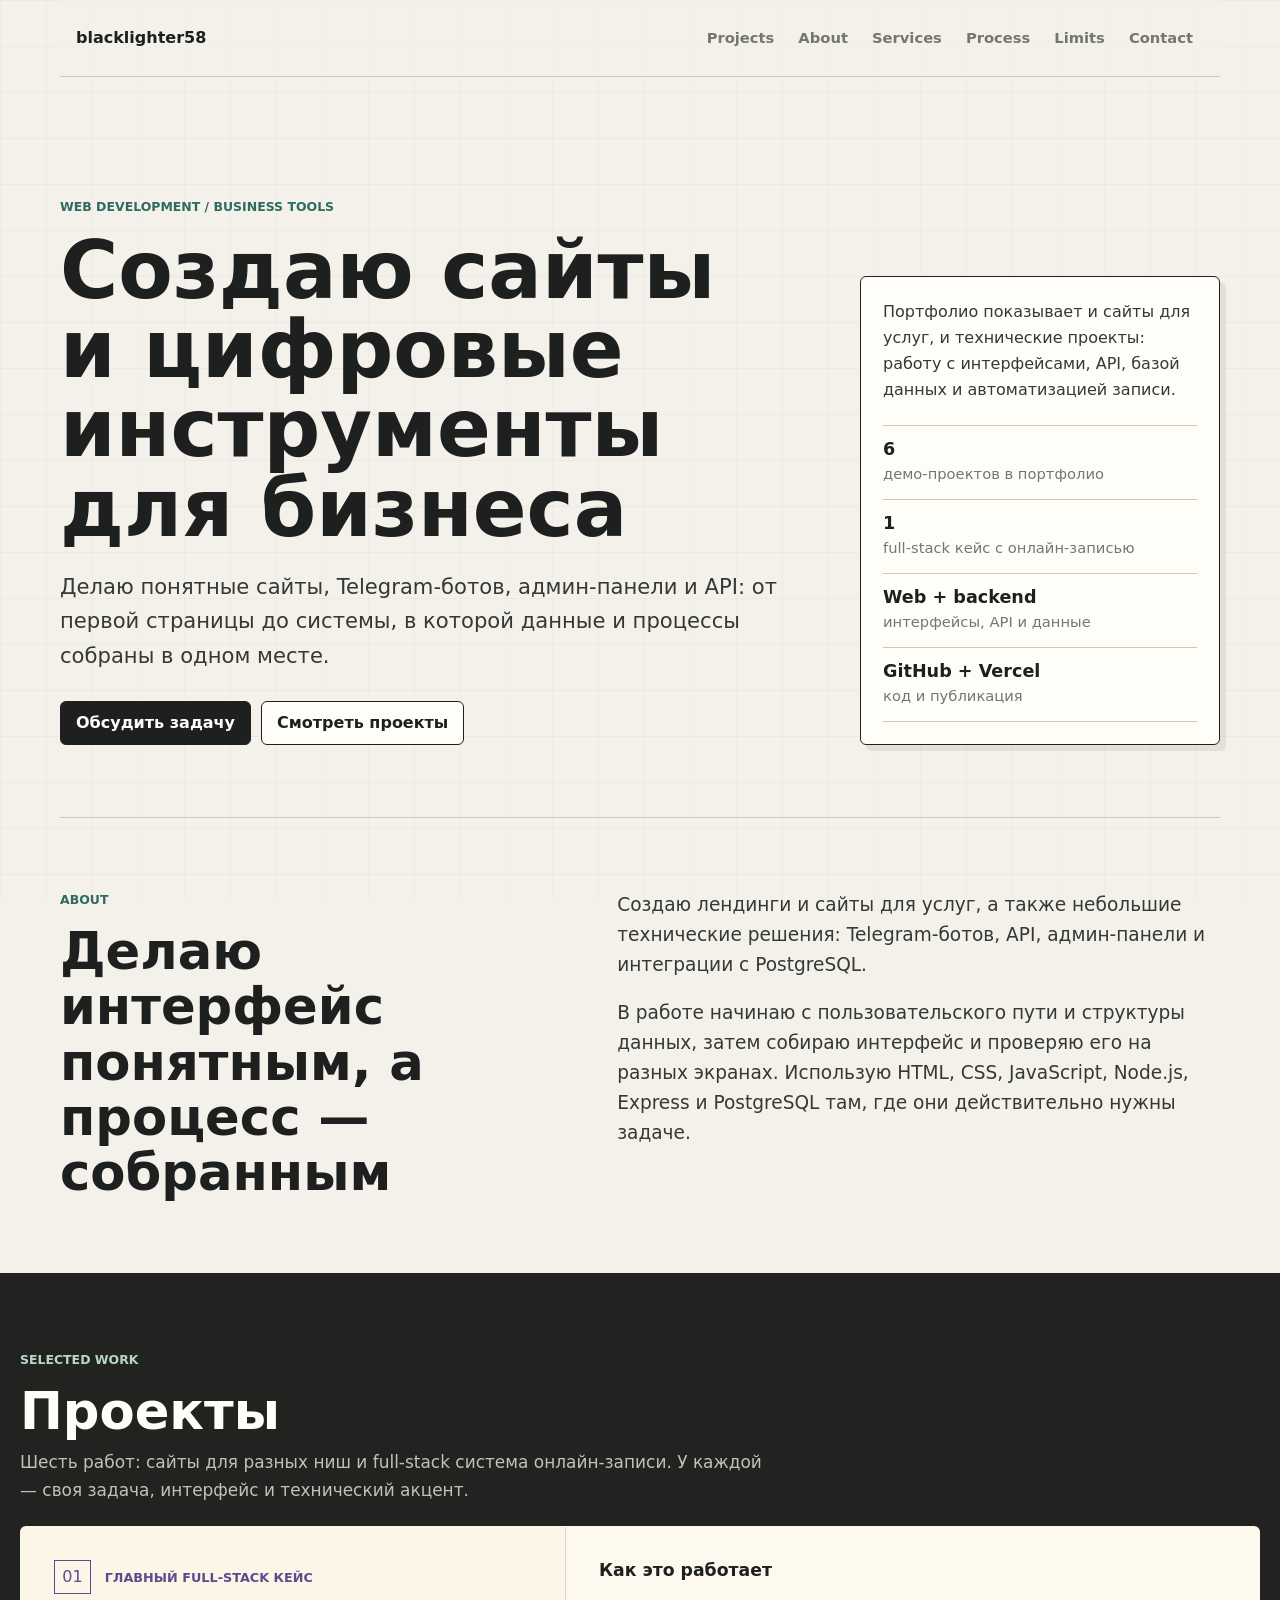
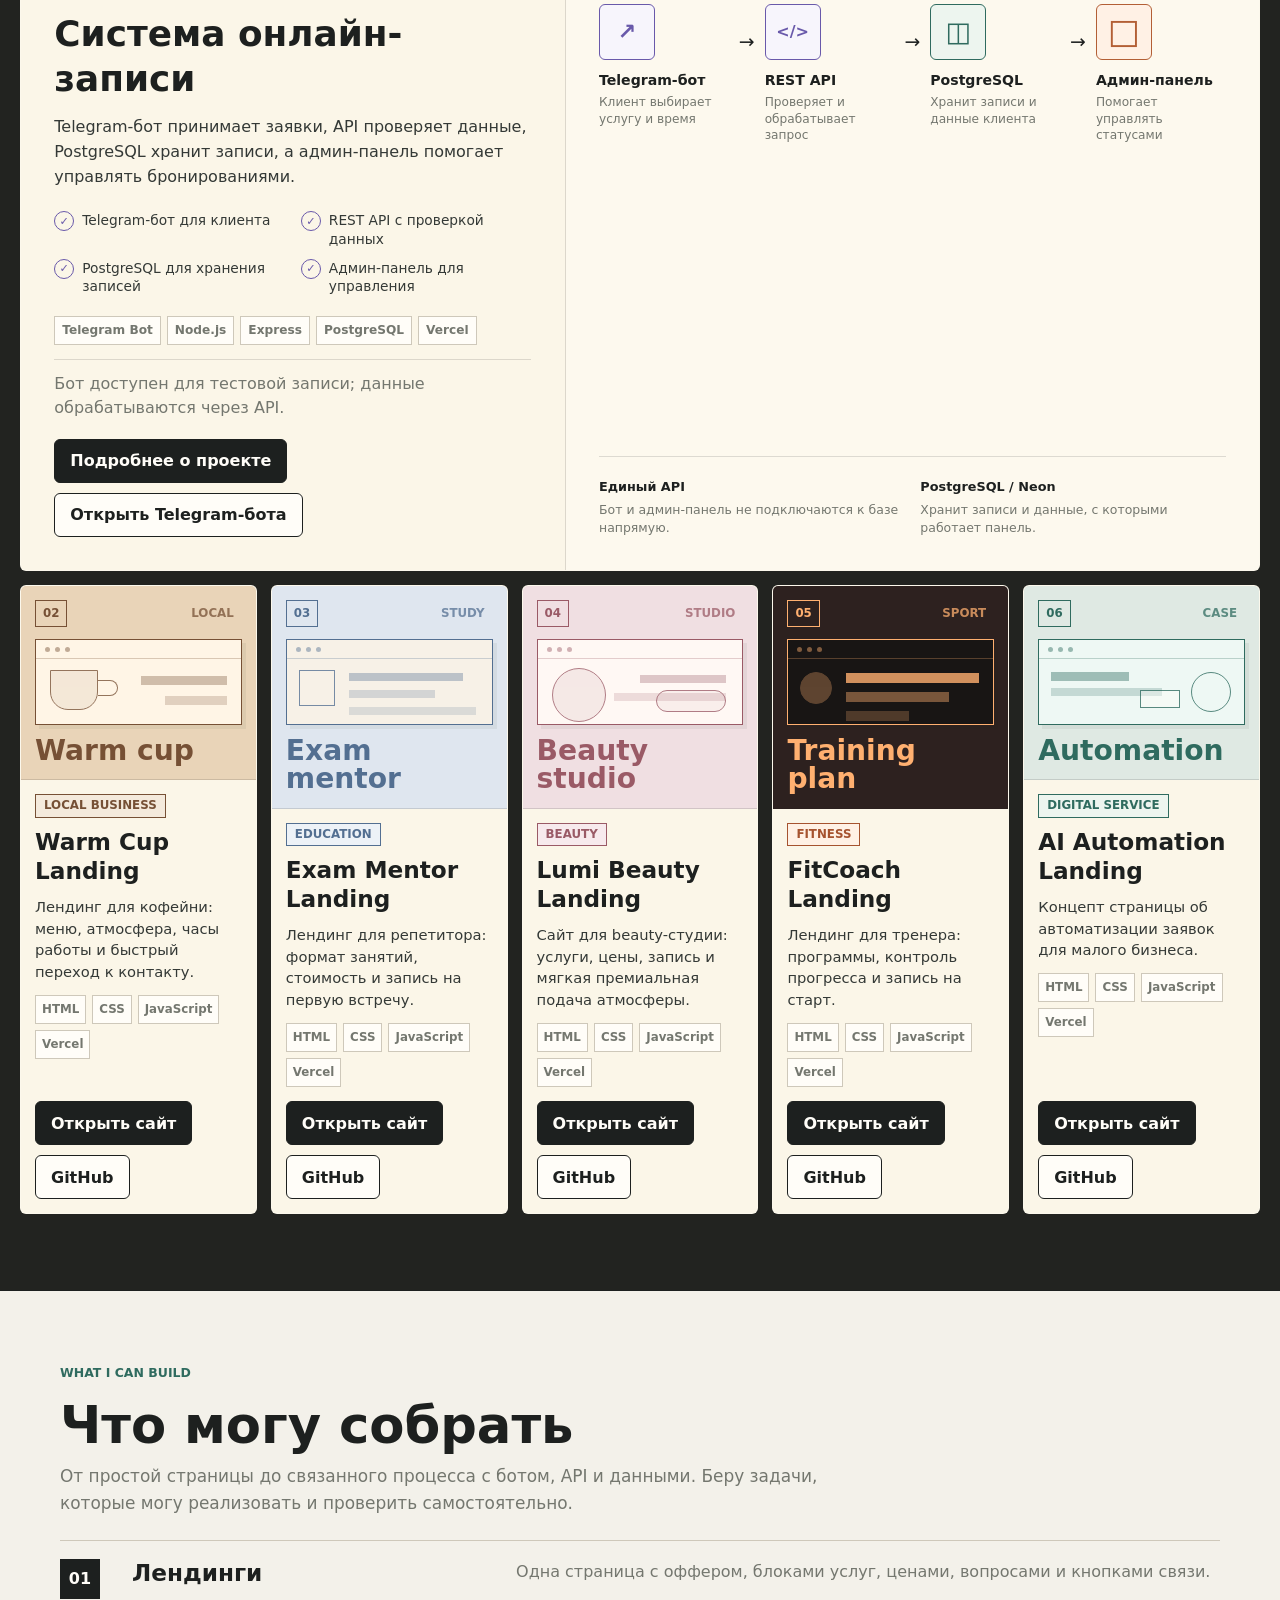
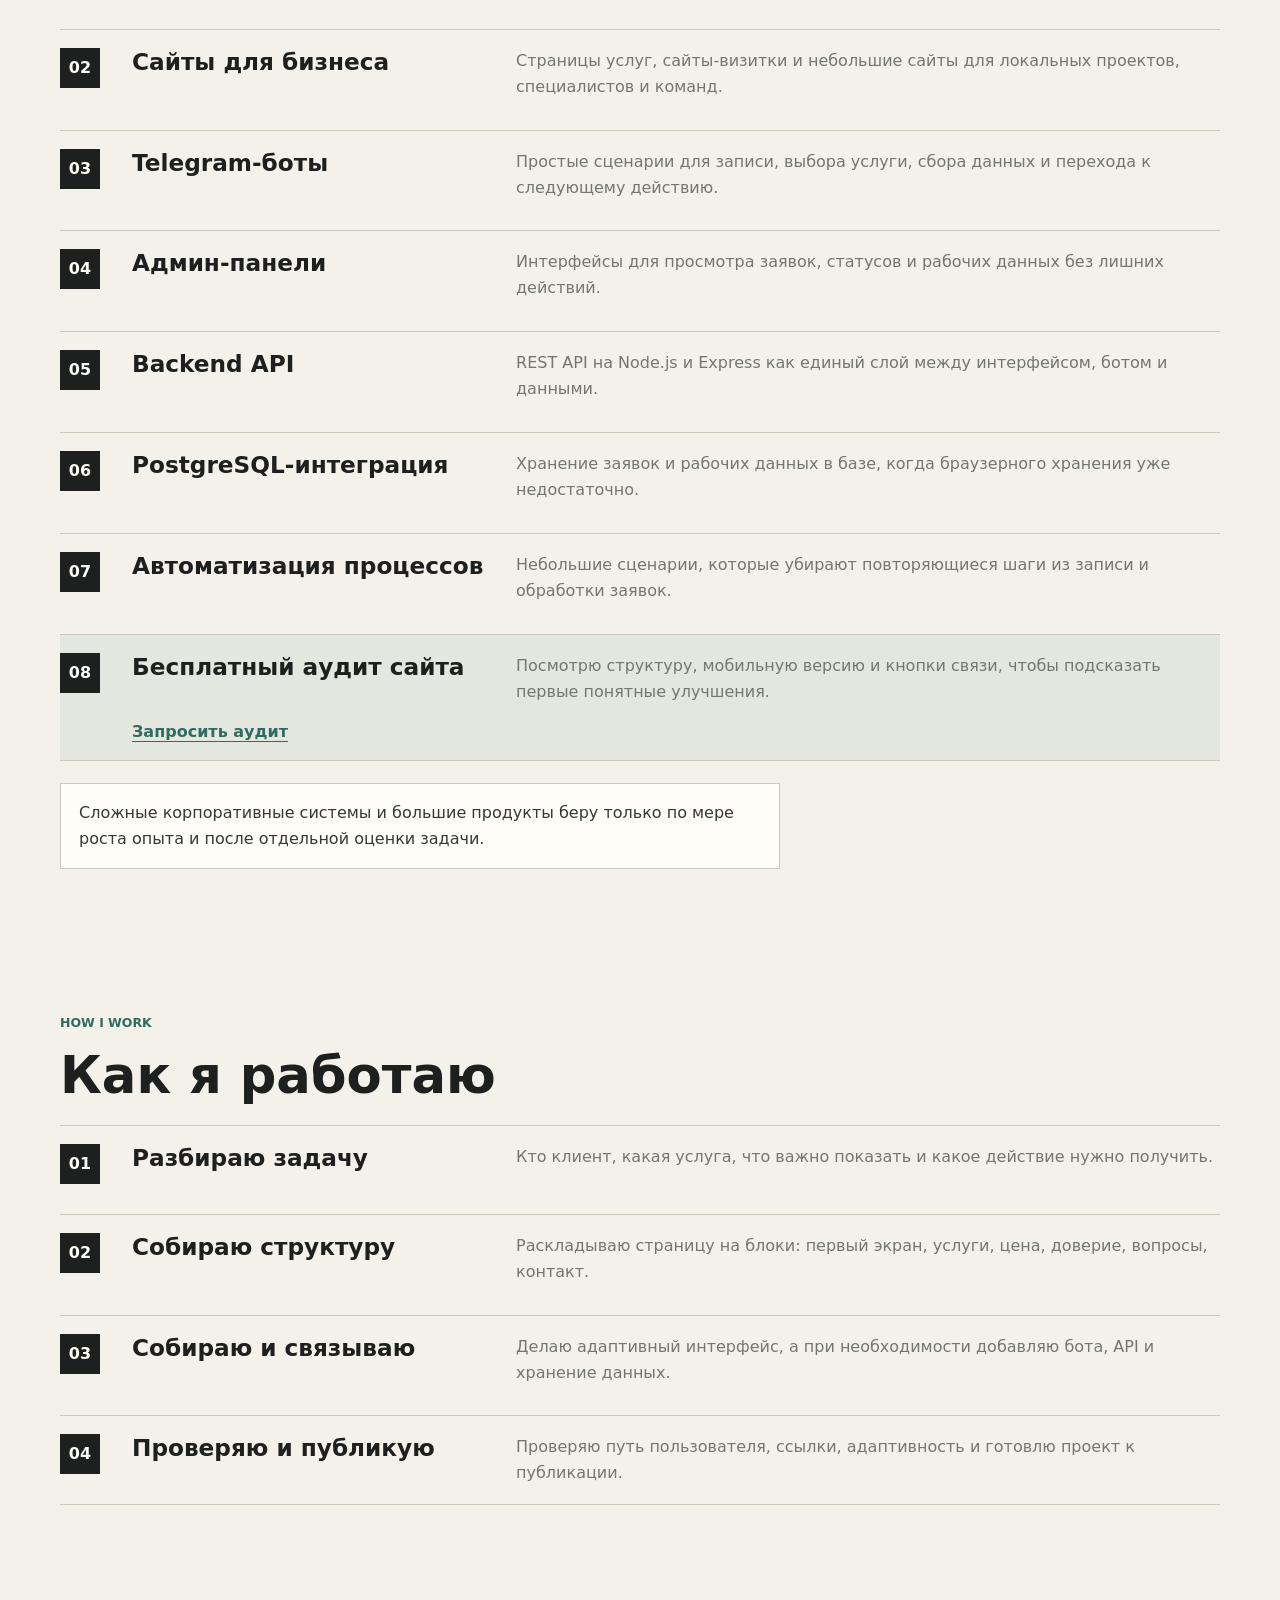
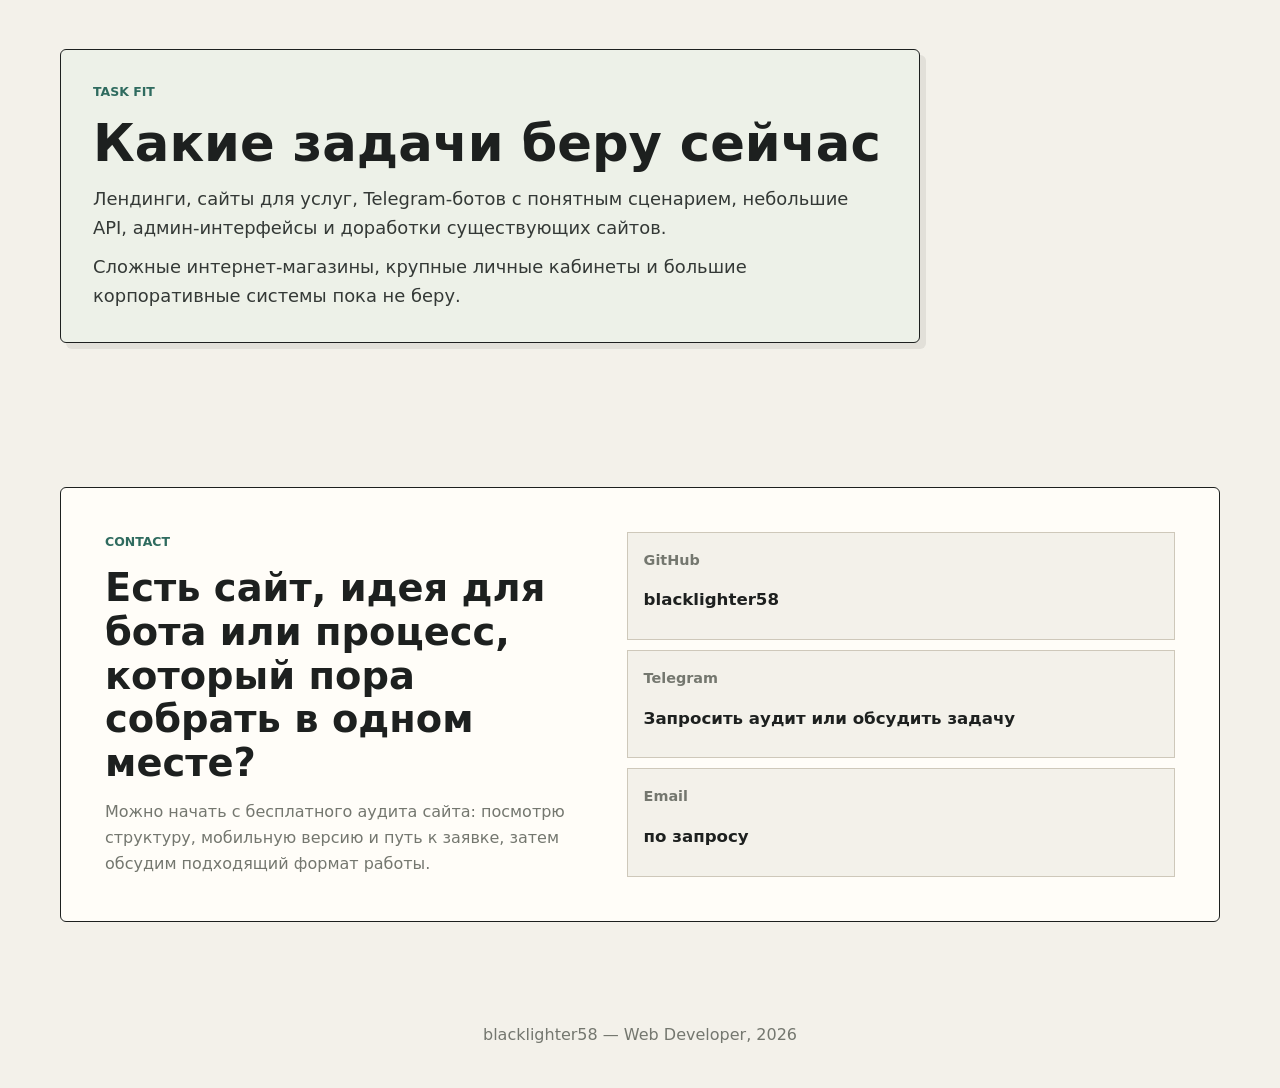
<file: index.html>
<!DOCTYPE html>
<html lang="ru">
<head>
  <meta charset="UTF-8">
  <meta name="viewport" content="width=device-width, initial-scale=1.0">
  <meta name="description" content="blacklighter58 — веб-разработчик: сайты, Telegram-боты, API, PostgreSQL, админ-панели и автоматизация процессов для бизнеса.">
  <meta property="og:title" content="blacklighter58 — Web Developer">
  <meta property="og:description" content="Сайты, Telegram-боты, API, PostgreSQL, админ-панели и автоматизация процессов для бизнеса.">
  <meta property="og:type" content="website">
  <title>blacklighter58 — Web Developer</title>
  <link rel="stylesheet" href="style.css">
</head>
<body>
  <header class="site-header">
    <a class="logo" href="#hero" aria-label="blacklighter58 home">blacklighter58</a>

    <button class="nav-toggle" type="button" aria-label="Открыть меню" aria-expanded="false">
      <span></span>
      <span></span>
      <span></span>
    </button>

    <nav class="site-nav" aria-label="Основная навигация">
      <a href="#projects">Projects</a>
      <a href="#about">About</a>
      <a href="#build">Services</a>
      <a href="#process">Process</a>
      <a href="#limits">Limits</a>
      <a href="#contact">Contact</a>
    </nav>
  </header>

  <main>
    <section class="hero section" id="hero">
      <div class="hero-main">
        <p class="label">Web development / business tools</p>
        <h1>Создаю сайты и цифровые инструменты для бизнеса</h1>
        <p class="hero-text">Делаю понятные сайты, Telegram-ботов, админ-панели и API: от первой страницы до системы, в которой данные и процессы собраны в одном месте.</p>

        <div class="hero-actions" aria-label="Быстрые действия">
          <a class="btn btn-primary" href="#contact">Обсудить задачу</a>
          <a class="btn btn-secondary" href="#projects">Смотреть проекты</a>
        </div>
      </div>

      <aside class="hero-note" aria-label="Кратко о портфолио">
        <p>Портфолио показывает и сайты для услуг, и технические проекты: работу с интерфейсами, API, базой данных и автоматизацией записи.</p>
        <ul class="hero-stats" aria-label="Короткая статистика">
          <li><strong>6</strong><span>демо-проектов в портфолио</span></li>
          <li><strong>1</strong><span>full-stack кейс с онлайн-записью</span></li>
          <li><strong>Web + backend</strong><span>интерфейсы, API и данные</span></li>
          <li><strong>GitHub + Vercel</strong><span>код и публикация</span></li>
        </ul>
      </aside>
    </section>

    <section class="section about-section" id="about">
      <div class="section-heading about-heading">
        <p class="label">About</p>
        <h2>Делаю интерфейс понятным, а процесс — собранным</h2>
      </div>
      <div class="about-content">
        <p>Создаю лендинги и сайты для услуг, а также небольшие технические решения: Telegram-ботов, API, админ-панели и интеграции с PostgreSQL.</p>
        <p>В работе начинаю с пользовательского пути и структуры данных, затем собираю интерфейс и проверяю его на разных экранах. Использую HTML, CSS, JavaScript, Node.js, Express и PostgreSQL там, где они действительно нужны задаче.</p>
      </div>
    </section>

    <section class="section projects-section" id="projects">
      <div class="section-heading projects-heading">
        <p class="label">Selected work</p>
        <h2>Проекты</h2>
        <p>Шесть работ: сайты для разных ниш и full-stack система онлайн-записи. У каждой — своя задача, интерфейс и технический акцент.</p>
      </div>

      <div class="projects-flagship">
        <article class="project-card project-card--flagship">
          <div class="flagship-info">
            <div class="flagship-meta">
              <span class="project-number">01</span>
              <p>Главный full-stack кейс</p>
            </div>
            <h3>Система онлайн-записи</h3>
            <p>Telegram-бот принимает заявки, API проверяет данные, PostgreSQL хранит записи, а админ-панель помогает управлять бронированиями.</p>

            <ul class="flagship-capabilities" aria-label="Возможности системы онлайн-записи">
              <li>Telegram-бот для клиента</li>
              <li>REST API с проверкой данных</li>
              <li>PostgreSQL для хранения записей</li>
              <li>Админ-панель для управления</li>
            </ul>

            <ul class="tech-list" aria-label="Технологии системы онлайн-записи">
              <li>Telegram Bot</li>
              <li>Node.js</li>
              <li>Express</li>
              <li>PostgreSQL</li>
              <li>Vercel</li>
            </ul>

            <p class="project-note">Бот доступен для тестовой записи; данные обрабатываются через API.</p>

            <div class="project-actions">
              <a class="btn btn-primary" href="projects/telegram-booking-system/index.html">Подробнее о проекте</a>
              <a class="btn btn-secondary" href="https://t.me/booking_desk_demo_bot" target="_blank" rel="noreferrer">Открыть Telegram-бота</a>
            </div>
          </div>

          <div class="flagship-flow-area">
            <h3>Как это работает</h3>
            <ol class="flagship-flow" aria-label="Путь записи через систему">
              <li class="flow-step flow-step--bot">
                <span class="flow-icon" aria-hidden="true"></span>
                <strong>Telegram-бот</strong>
                <small>Клиент выбирает услугу и время</small>
              </li>
              <li class="flow-arrow" aria-hidden="true">→</li>
              <li class="flow-step flow-step--api">
                <span class="flow-icon" aria-hidden="true"></span>
                <strong>REST API</strong>
                <small>Проверяет и обрабатывает запрос</small>
              </li>
              <li class="flow-arrow" aria-hidden="true">→</li>
              <li class="flow-step flow-step--database">
                <span class="flow-icon" aria-hidden="true"></span>
                <strong>PostgreSQL</strong>
                <small>Хранит записи и данные клиента</small>
              </li>
              <li class="flow-arrow" aria-hidden="true">→</li>
              <li class="flow-step flow-step--dashboard">
                <span class="flow-icon" aria-hidden="true"></span>
                <strong>Админ-панель</strong>
                <small>Помогает управлять статусами</small>
              </li>
            </ol>
            <div class="flagship-flow-note" aria-label="Связь компонентов системы">
              <div>
                <strong>Единый API</strong>
                <span>Бот и админ-панель не подключаются к базе напрямую.</span>
              </div>
              <div>
                <strong>PostgreSQL / Neon</strong>
                <span>Хранит записи и данные, с которыми работает панель.</span>
              </div>
            </div>
          </div>
        </article>
      </div>

      <div class="projects-grid">
        <article class="project-card">
          <div class="project-cover cover-cafe">
            <div class="cover-meta">
              <span class="project-number">02</span>
              <span>local</span>
            </div>
            <div class="project-preview-slot" data-preview="warm-cup">
              <div class="preview-ui preview-cafe" aria-hidden="true">
                <i></i>
                <i></i>
                <i></i>
                <i></i>
              </div>
            </div>
            <strong>Warm cup</strong>
          </div>

          <div class="project-content">
            <p class="project-type">Local business</p>
            <h3>Warm Cup Landing</h3>
            <p>Лендинг для кофейни: меню, атмосфера, часы работы и быстрый переход к контакту.</p>

            <ul class="tech-list" aria-label="Технологии проекта Warm Cup Landing">
              <li>HTML</li>
              <li>CSS</li>
              <li>JavaScript</li>
              <li>Vercel</li>
            </ul>

            <div class="project-actions">
              <a class="btn btn-primary" href="https://06-cafe-landing.vercel.app/" target="_blank" rel="noreferrer">Открыть сайт</a>
              <a class="btn btn-secondary" href="https://github.com/blacklighter58/06-cafe-landing" target="_blank" rel="noreferrer">GitHub</a>
            </div>
          </div>
        </article>

        <article class="project-card">
          <div class="project-cover cover-education">
            <div class="cover-meta">
              <span class="project-number">03</span>
              <span>study</span>
            </div>
            <div class="project-preview-slot" data-preview="exam-mentor">
              <div class="preview-ui preview-education" aria-hidden="true">
                <i></i>
                <i></i>
                <i></i>
                <i></i>
              </div>
            </div>
            <strong>Exam mentor</strong>
          </div>

          <div class="project-content">
            <p class="project-type">Education</p>
            <h3>Exam Mentor Landing</h3>
            <p>Лендинг для репетитора: формат занятий, стоимость и запись на первую встречу.</p>

            <ul class="tech-list" aria-label="Технологии проекта Exam Mentor Landing">
              <li>HTML</li>
              <li>CSS</li>
              <li>JavaScript</li>
              <li>Vercel</li>
            </ul>

            <div class="project-actions">
              <a class="btn btn-primary" href="https://03-tutor-landing.vercel.app/" target="_blank" rel="noreferrer">Открыть сайт</a>
              <a class="btn btn-secondary" href="https://github.com/blacklighter58/03-tutor-landing" target="_blank" rel="noreferrer">GitHub</a>
            </div>
          </div>
        </article>

        <article class="project-card">
          <div class="project-cover cover-beauty">
            <div class="cover-meta">
              <span class="project-number">04</span>
              <span>studio</span>
            </div>
            <div class="project-preview-slot" data-preview="lumi-beauty">
              <div class="preview-ui preview-beauty" aria-hidden="true">
                <i></i>
                <i></i>
                <i></i>
                <i></i>
              </div>
            </div>
            <strong>Beauty studio</strong>
          </div>

          <div class="project-content">
            <p class="project-type">Beauty</p>
            <h3>Lumi Beauty Landing</h3>
            <p>Сайт для beauty-студии: услуги, цены, запись и мягкая премиальная подача атмосферы.</p>

            <ul class="tech-list" aria-label="Технологии проекта Lumi Beauty Landing">
              <li>HTML</li>
              <li>CSS</li>
              <li>JavaScript</li>
              <li>Vercel</li>
            </ul>

            <div class="project-actions">
              <a class="btn btn-primary" href="https://05-beauty-studio-landing.vercel.app/" target="_blank" rel="noreferrer">Открыть сайт</a>
              <a class="btn btn-secondary" href="https://github.com/blacklighter58/05-beauty-studio-landing" target="_blank" rel="noreferrer">GitHub</a>
            </div>
          </div>
        </article>

        <article class="project-card">
          <div class="project-cover cover-fitness">
            <div class="cover-meta">
              <span class="project-number">05</span>
              <span>sport</span>
            </div>
            <div class="project-preview-slot" data-preview="fitcoach">
              <div class="preview-ui preview-fitness" aria-hidden="true">
                <i></i>
                <i></i>
                <i></i>
                <i></i>
              </div>
            </div>
            <strong>Training plan</strong>
          </div>

          <div class="project-content">
            <p class="project-type">Fitness</p>
            <h3>FitCoach Landing</h3>
            <p>Лендинг для тренера: программы, контроль прогресса и запись на старт.</p>

            <ul class="tech-list" aria-label="Технологии проекта FitCoach Landing">
              <li>HTML</li>
              <li>CSS</li>
              <li>JavaScript</li>
              <li>Vercel</li>
            </ul>

            <div class="project-actions">
              <a class="btn btn-primary" href="https://04-fitness-coach-landing.vercel.app/" target="_blank" rel="noreferrer">Открыть сайт</a>
              <a class="btn btn-secondary" href="https://github.com/blacklighter58/04-fitness-coach-landing" target="_blank" rel="noreferrer">GitHub</a>
            </div>
          </div>
        </article>

        <article class="project-card">
          <div class="project-cover cover-automation">
            <div class="cover-meta">
              <span class="project-number">06</span>
              <span>case</span>
            </div>
            <div class="project-preview-slot" data-preview="ai-automation">
              <div class="preview-ui preview-automation" aria-hidden="true">
                <i></i>
                <i></i>
                <i></i>
                <i></i>
              </div>
            </div>
            <strong>Automation</strong>
          </div>

          <div class="project-content">
            <p class="project-type">Digital service</p>
            <h3>AI Automation Landing</h3>
            <p>Концепт страницы об автоматизации заявок для малого бизнеса.</p>

            <ul class="tech-list" aria-label="Технологии проекта AI Automation Landing">
              <li>HTML</li>
              <li>CSS</li>
              <li>JavaScript</li>
              <li>Vercel</li>
            </ul>

            <div class="project-actions">
              <a class="btn btn-primary" href="https://01-ai-automation-landing.vercel.app/" target="_blank" rel="noreferrer">Открыть сайт</a>
              <a class="btn btn-secondary" href="https://github.com/blacklighter58/01-ai-automation-landing" target="_blank" rel="noreferrer">GitHub</a>
            </div>
          </div>
        </article>
      </div>
    </section>

    <section class="section build-section" id="build">
      <div class="section-heading">
        <p class="label">What I can build</p>
        <h2>Что могу собрать</h2>
        <p>От простой страницы до связанного процесса с ботом, API и данными. Беру задачи, которые могу реализовать и проверить самостоятельно.</p>
      </div>

      <div class="build-list">
        <article>
          <span>01</span>
          <h3>Лендинги</h3>
          <p>Одна страница с оффером, блоками услуг, ценами, вопросами и кнопками связи.</p>
        </article>
        <article>
          <span>02</span>
          <h3>Сайты для бизнеса</h3>
          <p>Страницы услуг, сайты-визитки и небольшие сайты для локальных проектов, специалистов и команд.</p>
        </article>
        <article>
          <span>03</span>
          <h3>Telegram-боты</h3>
          <p>Простые сценарии для записи, выбора услуги, сбора данных и перехода к следующему действию.</p>
        </article>
        <article>
          <span>04</span>
          <h3>Админ-панели</h3>
          <p>Интерфейсы для просмотра заявок, статусов и рабочих данных без лишних действий.</p>
        </article>
        <article>
          <span>05</span>
          <h3>Backend API</h3>
          <p>REST API на Node.js и Express как единый слой между интерфейсом, ботом и данными.</p>
        </article>
        <article>
          <span>06</span>
          <h3>PostgreSQL-интеграция</h3>
          <p>Хранение заявок и рабочих данных в базе, когда браузерного хранения уже недостаточно.</p>
        </article>
        <article>
          <span>07</span>
          <h3>Автоматизация процессов</h3>
          <p>Небольшие сценарии, которые убирают повторяющиеся шаги из записи и обработки заявок.</p>
        </article>
        <article class="audit-service">
          <span>08</span>
          <h3>Бесплатный аудит сайта</h3>
          <p>Посмотрю структуру, мобильную версию и кнопки связи, чтобы подсказать первые понятные улучшения.</p>
          <a class="text-link" href="#contact">Запросить аудит</a>
        </article>
      </div>

      <p class="build-note">Сложные корпоративные системы и большие продукты беру только по мере роста опыта и после отдельной оценки задачи.</p>
    </section>

    <section class="section process-section" id="process">
      <div class="section-heading">
        <p class="label">How I work</p>
        <h2>Как я работаю</h2>
      </div>

      <div class="process-list">
        <article>
          <span>01</span>
          <h3>Разбираю задачу</h3>
          <p>Кто клиент, какая услуга, что важно показать и какое действие нужно получить.</p>
        </article>
        <article>
          <span>02</span>
          <h3>Собираю структуру</h3>
          <p>Раскладываю страницу на блоки: первый экран, услуги, цена, доверие, вопросы, контакт.</p>
        </article>
        <article>
          <span>03</span>
          <h3>Собираю и связываю</h3>
          <p>Делаю адаптивный интерфейс, а при необходимости добавляю бота, API и хранение данных.</p>
        </article>
        <article>
          <span>04</span>
          <h3>Проверяю и публикую</h3>
          <p>Проверяю путь пользователя, ссылки, адаптивность и готовлю проект к публикации.</p>
        </article>
      </div>
    </section>

    <section class="section limits-section" id="limits">
      <div class="limits-card">
        <p class="label">Task fit</p>
        <h2>Какие задачи беру сейчас</h2>
        <p>Лендинги, сайты для услуг, Telegram-ботов с понятным сценарием, небольшие API, админ-интерфейсы и доработки существующих сайтов.</p>
        <p class="limits-small">Сложные интернет-магазины, крупные личные кабинеты и большие корпоративные системы пока не беру.</p>
      </div>
    </section>

    <section class="section contact-section" id="contact">
      <div class="contact-cta">
        <div>
          <p class="label">Contact</p>
          <h2>Есть сайт, идея для бота или процесс, который пора собрать в одном месте?</h2>
          <p>Можно начать с бесплатного аудита сайта: посмотрю структуру, мобильную версию и путь к заявке, затем обсудим подходящий формат работы.</p>
        </div>

        <div class="contact-grid">
          <a class="contact-card" href="https://github.com/blacklighter58" target="_blank" rel="noreferrer">
            <span>GitHub</span>
            <strong>blacklighter58</strong>
          </a>
          <a class="contact-card" href="https://t.me/vebprogg" target="_blank" rel="noreferrer">
            <span>Telegram</span>
            <strong>Запросить аудит или обсудить задачу</strong>
          </a>
          <div class="contact-card">
            <span>Email</span>
            <strong>по запросу</strong>
          </div>
        </div>
      </div>
    </section>
  </main>

  <footer class="site-footer">
    <p>blacklighter58 — Web Developer, 2026</p>
  </footer>

  <script src="script.js"></script>
</body>
</html>
</file>
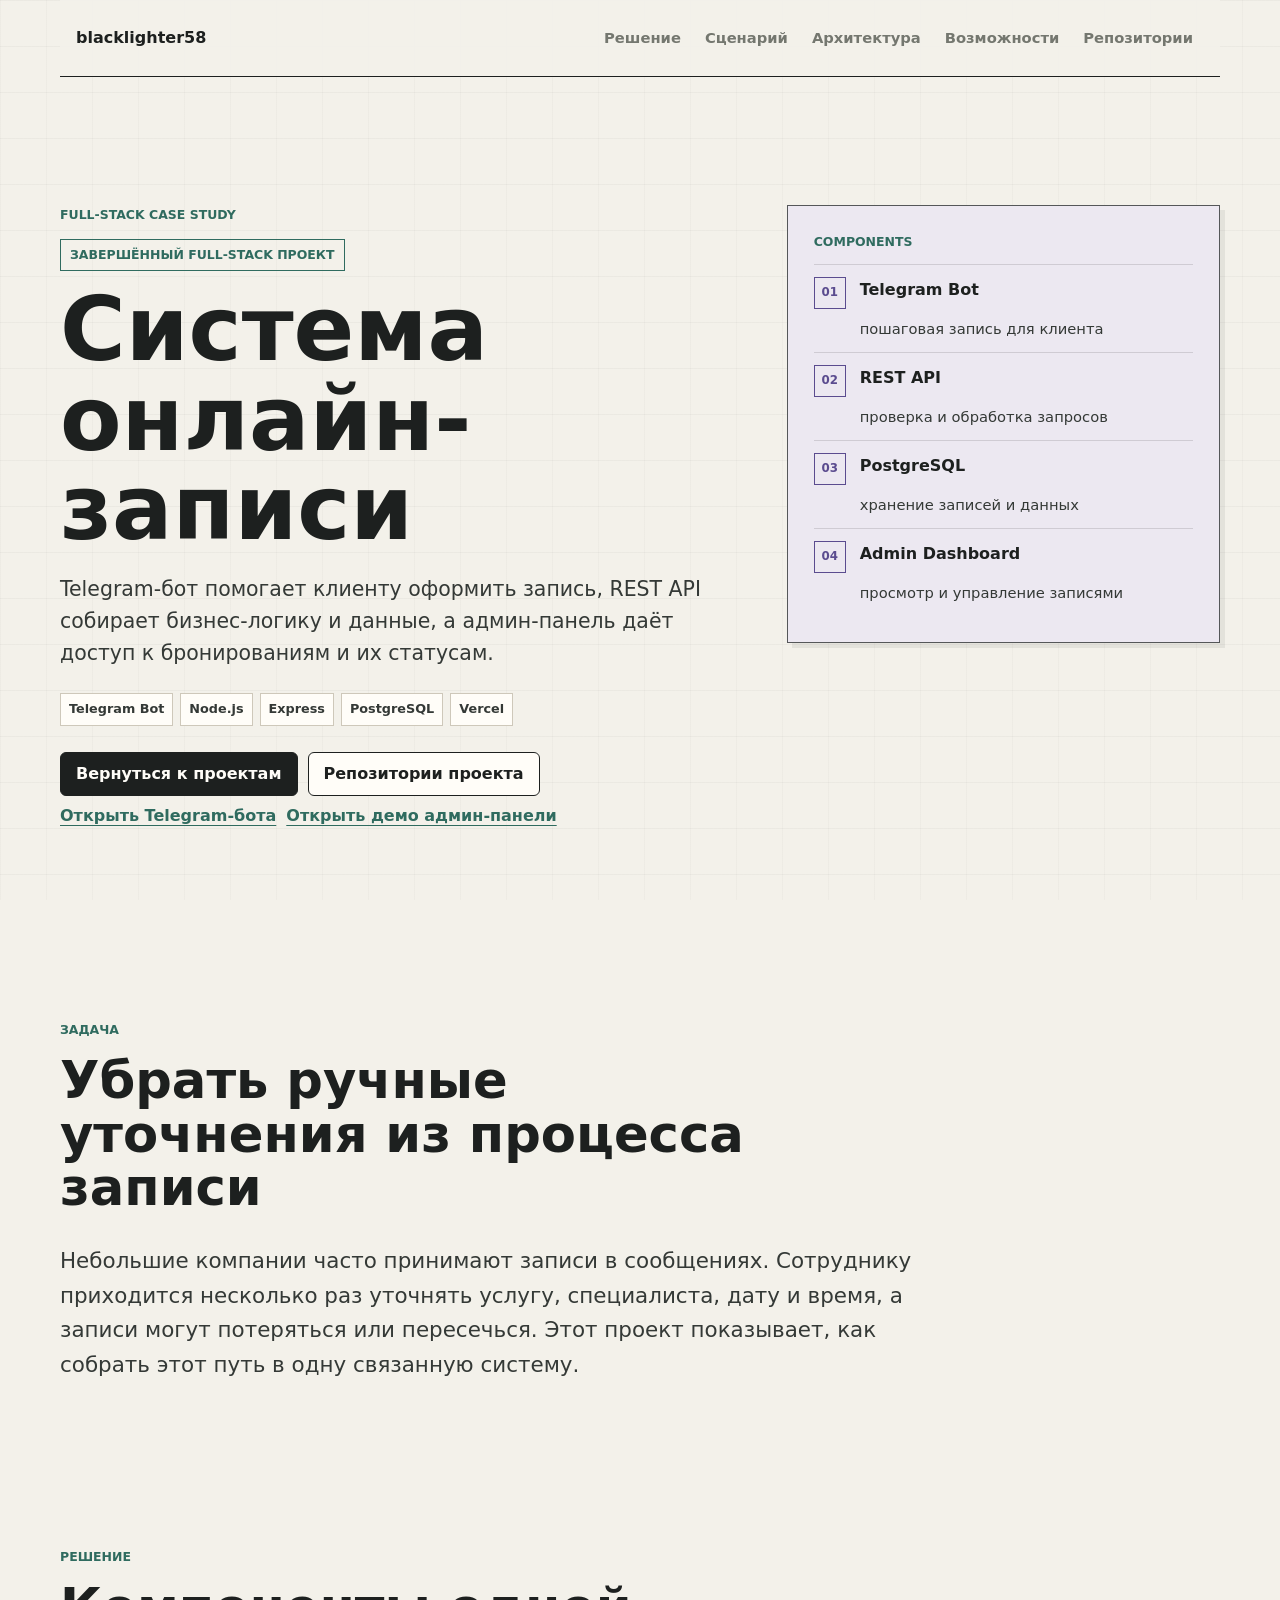
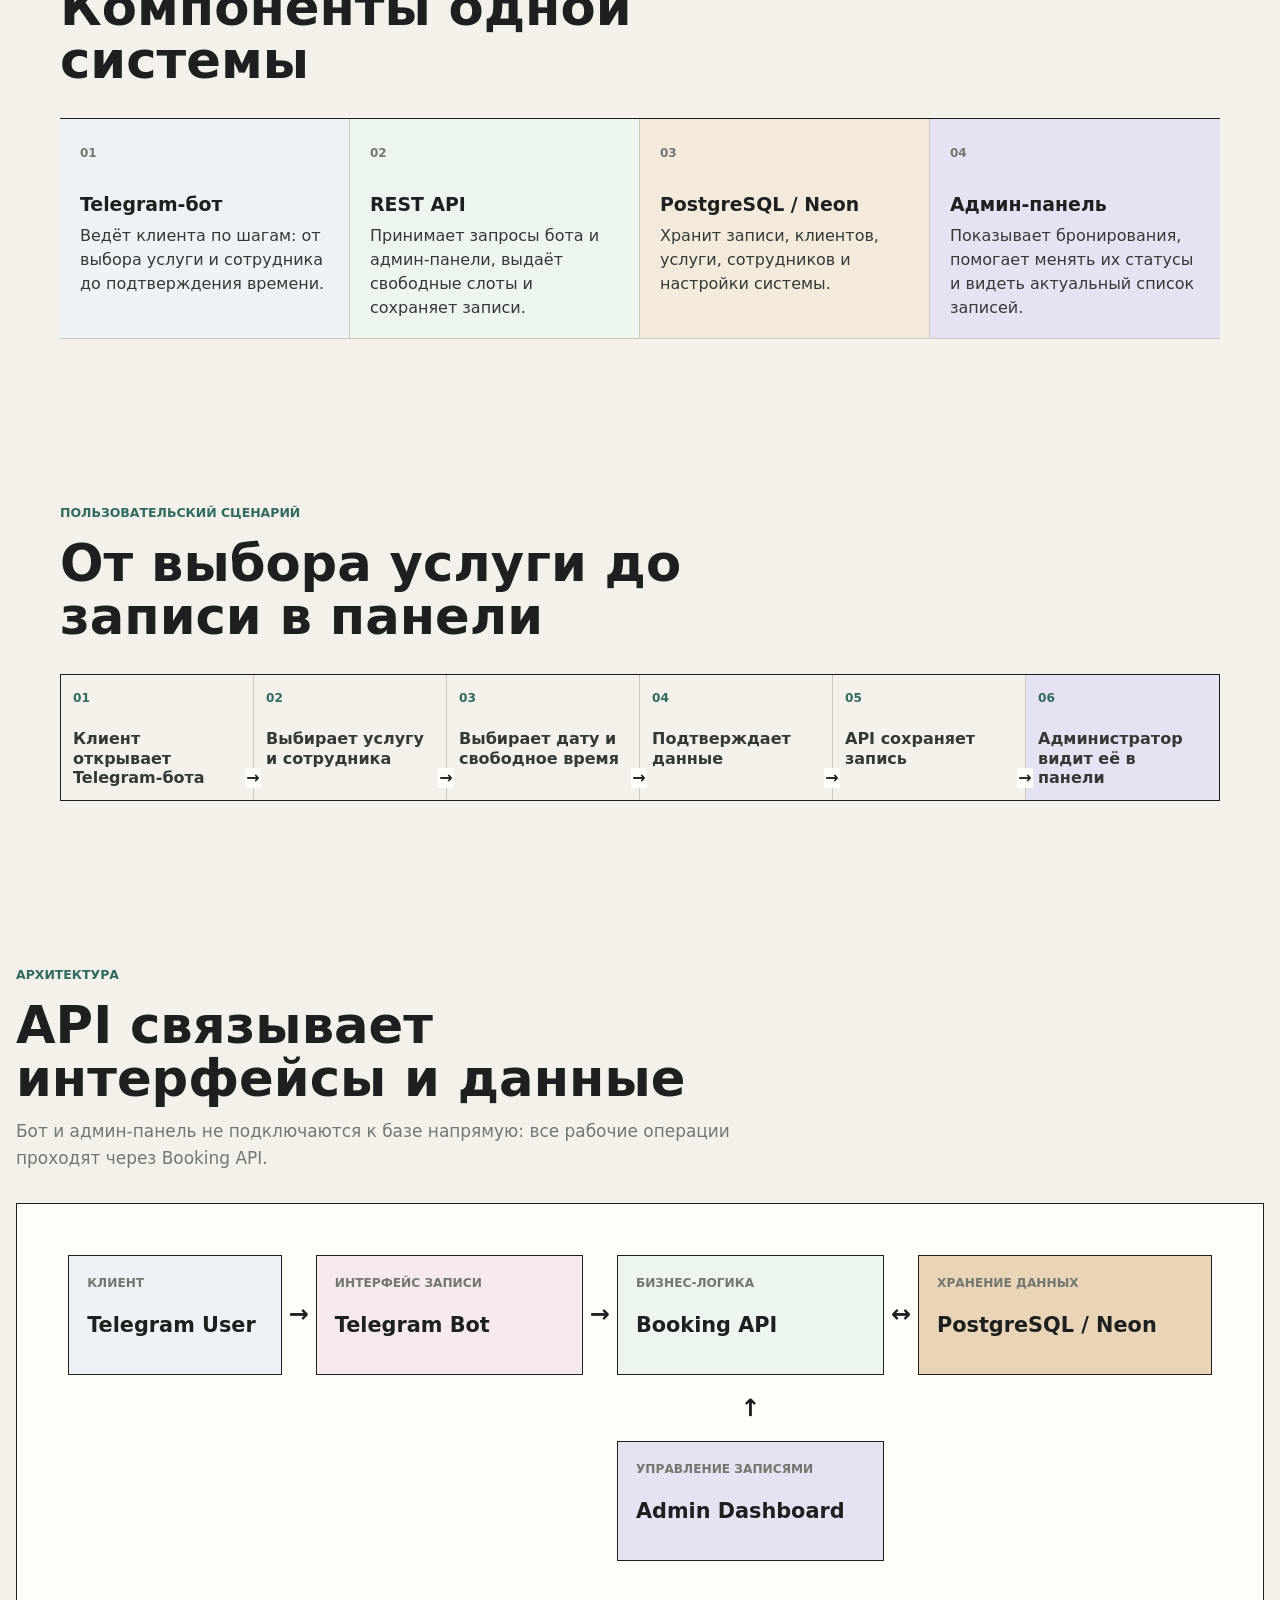
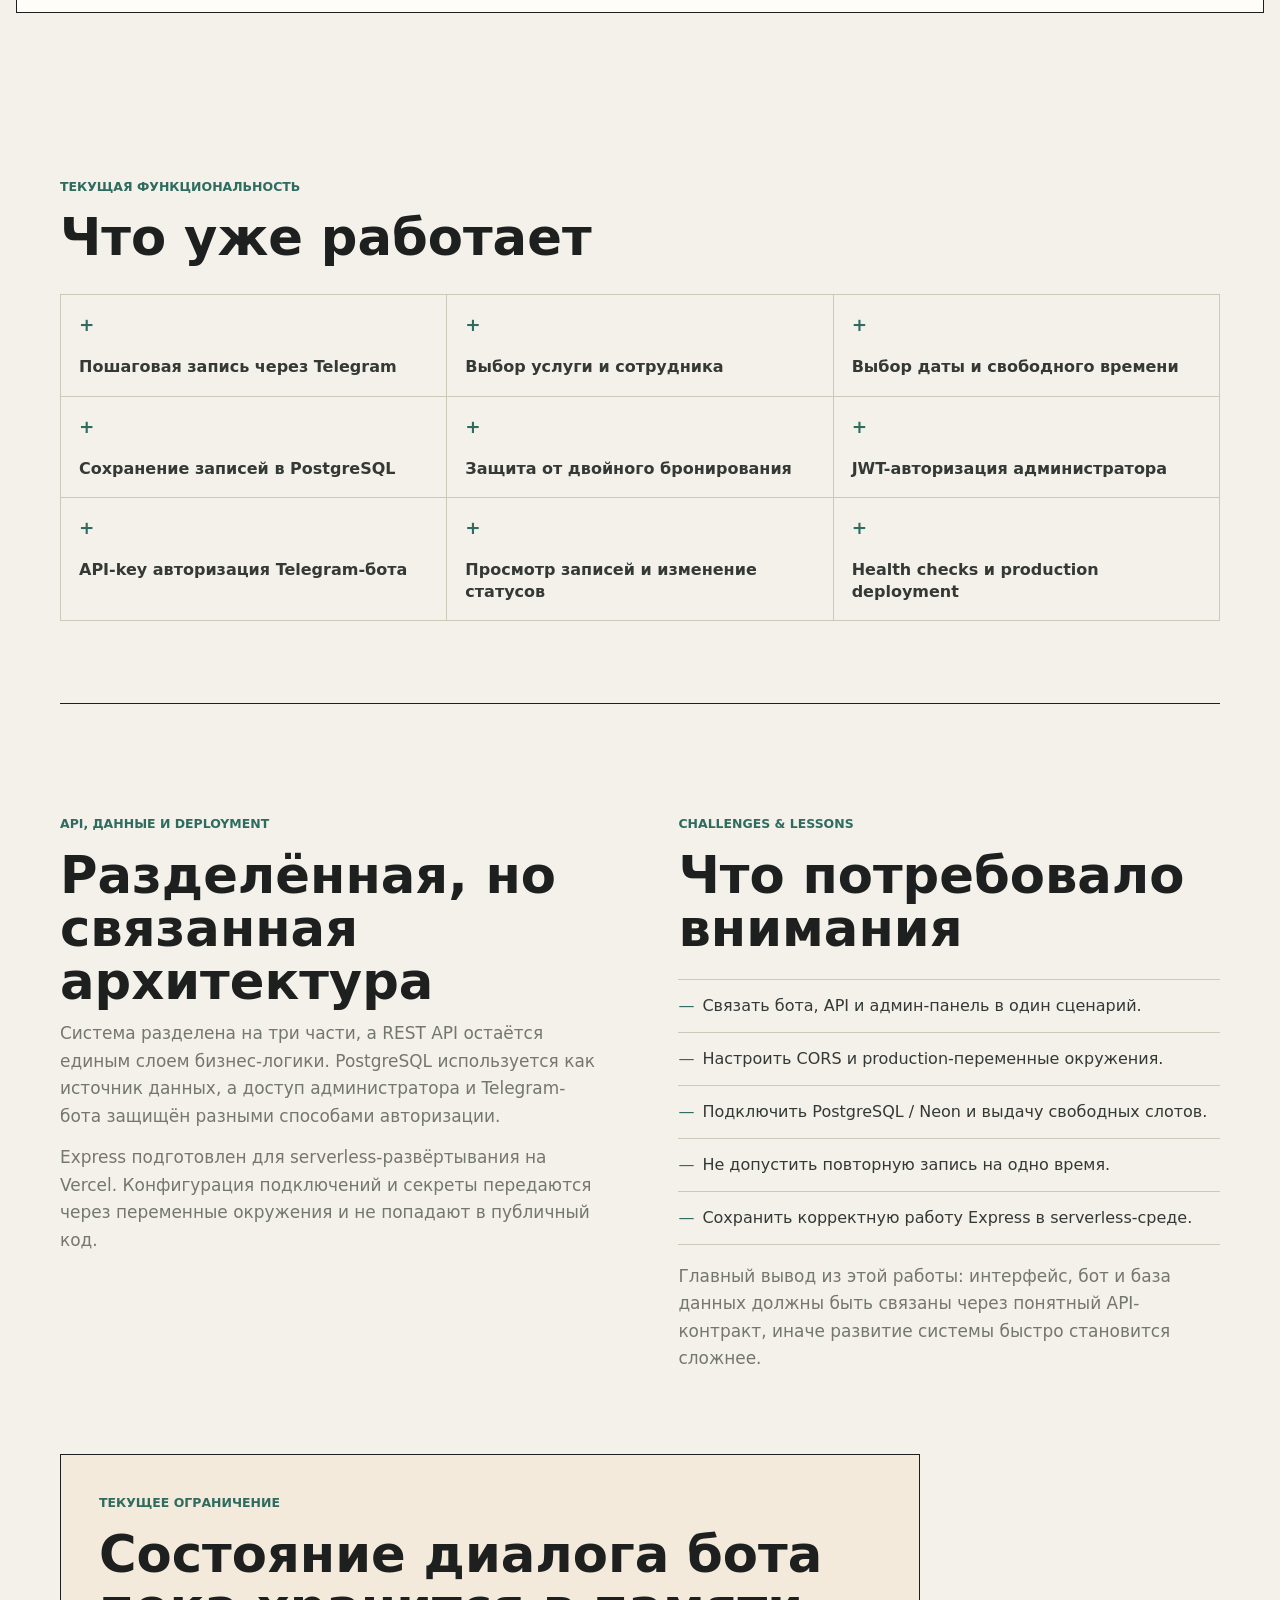
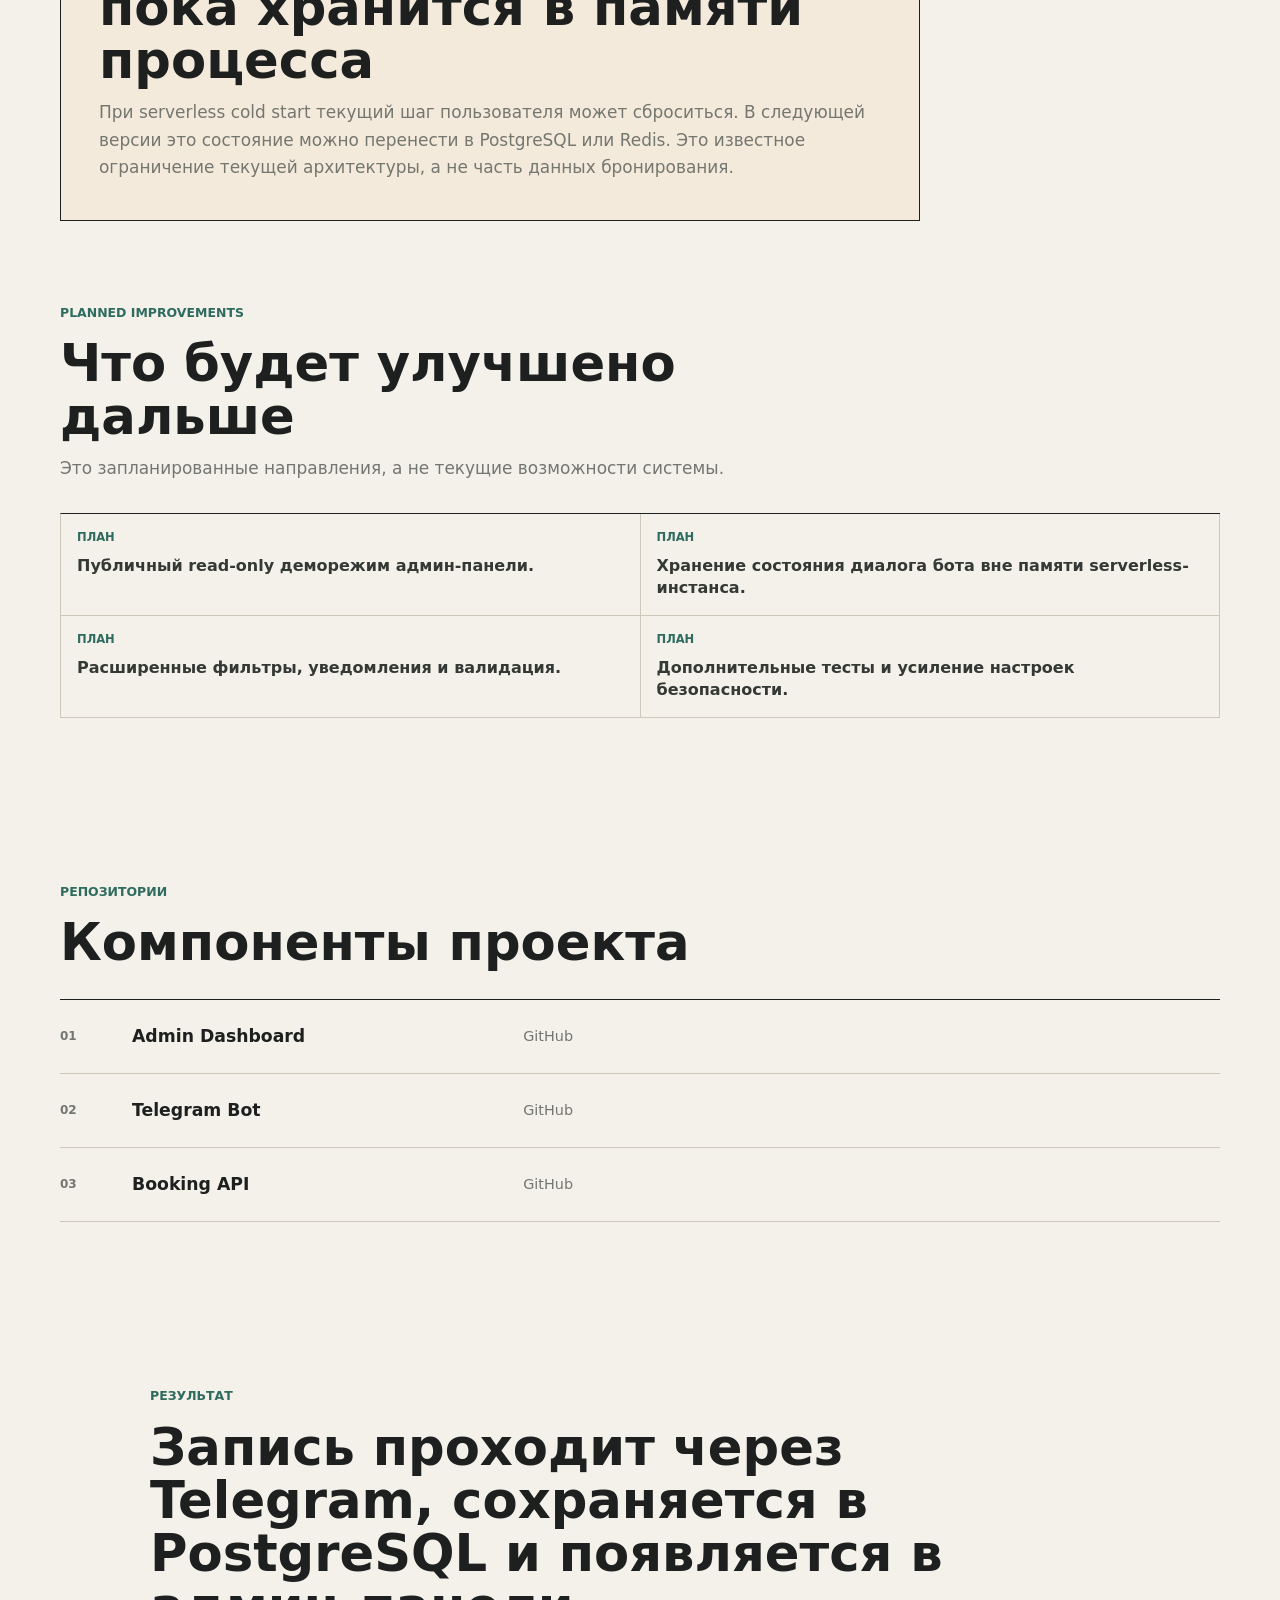
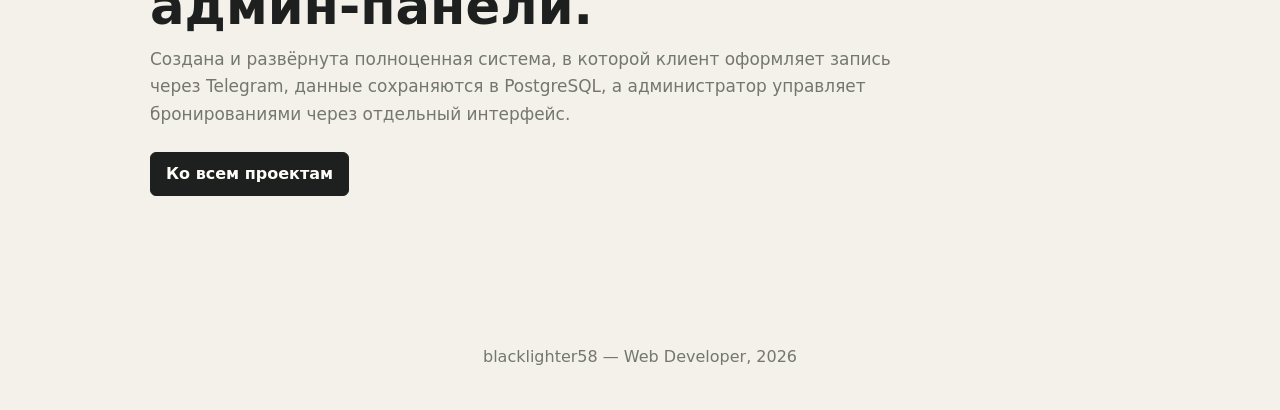
<file: projects/telegram-booking-system/index.html>
<!DOCTYPE html>
<html lang="ru">
<head>
  <meta charset="UTF-8">
  <meta name="viewport" content="width=device-width, initial-scale=1.0">
  <meta name="description" content="Кейс blacklighter58: система онлайн-записи с Telegram-ботом, REST API, PostgreSQL и админ-панелью.">
  <meta property="og:title" content="Система онлайн-записи — blacklighter58">
  <meta property="og:description" content="Telegram-бот, Booking API, PostgreSQL и админ-панель в одном full-stack проекте.">
  <meta property="og:type" content="website">
  <title>Система онлайн-записи — blacklighter58</title>
  <link rel="stylesheet" href="../../style.css">
</head>
<body class="case-page">
  <header class="site-header">
    <a class="logo" href="../../index.html#hero" aria-label="blacklighter58 home">blacklighter58</a>

    <button class="nav-toggle" type="button" aria-label="Открыть меню" aria-expanded="false">
      <span></span>
      <span></span>
      <span></span>
    </button>

    <nav class="site-nav" aria-label="Навигация по кейсу">
      <a href="#solution">Решение</a>
      <a href="#flow">Сценарий</a>
      <a href="#architecture">Архитектура</a>
      <a href="#features">Возможности</a>
      <a href="#repositories">Репозитории</a>
    </nav>
  </header>

  <main>
    <section class="case-hero section" id="case-top">
      <div>
        <p class="label">Full-stack case study</p>
        <p class="case-status">Завершённый full-stack проект</p>
        <h1>Система онлайн-записи</h1>
        <p class="case-lead">Telegram-бот помогает клиенту оформить запись, REST API собирает бизнес-логику и данные, а админ-панель даёт доступ к бронированиям и их статусам.</p>
        <ul class="case-stack" aria-label="Основной стек проекта">
          <li>Telegram Bot</li>
          <li>Node.js</li>
          <li>Express</li>
          <li>PostgreSQL</li>
          <li>Vercel</li>
        </ul>
        <div class="hero-actions">
          <a class="btn btn-primary" href="../../index.html#projects">Вернуться к проектам</a>
          <a class="btn btn-secondary" href="#repositories">Репозитории проекта</a>
          <a class="text-link" href="https://t.me/booking_desk_demo_bot" target="_blank" rel="noreferrer">Открыть Telegram-бота</a>
          <a class="text-link" href="https://07-booking-admin-dashboard.vercel.app/" target="_blank" rel="noreferrer">Открыть демо админ-панели</a>
        </div>
      </div>

      <aside class="case-summary" aria-label="Состав системы">
        <p class="label">Components</p>
        <ol>
          <li><strong>Telegram Bot</strong><span>пошаговая запись для клиента</span></li>
          <li><strong>REST API</strong><span>проверка и обработка запросов</span></li>
          <li><strong>PostgreSQL</strong><span>хранение записей и данных</span></li>
          <li><strong>Admin Dashboard</strong><span>просмотр и управление записями</span></li>
        </ol>
      </aside>
    </section>

    <section class="case-section section" id="task">
      <div class="case-heading">
        <p class="label">Задача</p>
        <h2>Убрать ручные уточнения из процесса записи</h2>
      </div>
      <p class="case-copy">Небольшие компании часто принимают записи в сообщениях. Сотруднику приходится несколько раз уточнять услугу, специалиста, дату и время, а записи могут потеряться или пересечься. Этот проект показывает, как собрать этот путь в одну связанную систему.</p>
    </section>

    <section class="case-section section case-split" id="solution">
      <div class="case-heading">
        <p class="label">Решение</p>
        <h2>Компоненты одной системы</h2>
      </div>
      <div class="solution-list">
        <article>
          <span>01</span>
          <h3>Telegram-бот</h3>
          <p>Ведёт клиента по шагам: от выбора услуги и сотрудника до подтверждения времени.</p>
        </article>
        <article>
          <span>02</span>
          <h3>REST API</h3>
          <p>Принимает запросы бота и админ-панели, выдаёт свободные слоты и сохраняет записи.</p>
        </article>
        <article>
          <span>03</span>
          <h3>PostgreSQL / Neon</h3>
          <p>Хранит записи, клиентов, услуги, сотрудников и настройки системы.</p>
        </article>
        <article>
          <span>04</span>
          <h3>Админ-панель</h3>
          <p>Показывает бронирования, помогает менять их статусы и видеть актуальный список записей.</p>
        </article>
      </div>
    </section>

    <section class="case-section section" id="flow">
      <div class="case-heading">
        <p class="label">Пользовательский сценарий</p>
        <h2>От выбора услуги до записи в панели</h2>
      </div>
      <ol class="booking-flow">
        <li>Клиент открывает Telegram-бота</li>
        <li>Выбирает услугу и сотрудника</li>
        <li>Выбирает дату и свободное время</li>
        <li>Подтверждает данные</li>
        <li>API сохраняет запись</li>
        <li>Администратор видит её в панели</li>
      </ol>
    </section>

    <section class="case-section section architecture-section" id="architecture">
      <div class="case-heading">
        <p class="label">Архитектура</p>
        <h2>API связывает интерфейсы и данные</h2>
        <p>Бот и админ-панель не подключаются к базе напрямую: все рабочие операции проходят через Booking API.</p>
      </div>
      <div class="architecture-diagram" aria-label="Telegram User ведёт к Telegram Bot, затем к Booking API. Booking API двусторонне связан с PostgreSQL Neon. Admin Dashboard также обращается к Booking API.">
        <div class="architecture-node node-user"><span>Клиент</span><strong>Telegram User</strong></div>
        <div class="architecture-link link-user-bot" aria-hidden="true">→</div>
        <div class="architecture-node node-bot"><span>Интерфейс записи</span><strong>Telegram Bot</strong></div>
        <div class="architecture-link link-bot-api" aria-hidden="true">→</div>
        <div class="architecture-node node-api"><span>Бизнес-логика</span><strong>Booking API</strong></div>
        <div class="architecture-link link-api-db" aria-hidden="true">↔</div>
        <div class="architecture-node node-db"><span>Хранение данных</span><strong>PostgreSQL / Neon</strong></div>
        <div class="architecture-node node-dashboard"><span>Управление записями</span><strong>Admin Dashboard</strong></div>
        <div class="architecture-link link-dashboard-api" aria-hidden="true">→</div>
      </div>
    </section>

    <section class="case-section section case-split" id="features">
      <div class="case-heading">
        <p class="label">Текущая функциональность</p>
        <h2>Что уже работает</h2>
      </div>
      <ul class="feature-list">
        <li>Пошаговая запись через Telegram</li>
        <li>Выбор услуги и сотрудника</li>
        <li>Выбор даты и свободного времени</li>
        <li>Сохранение записей в PostgreSQL</li>
        <li>Защита от двойного бронирования</li>
        <li>JWT-авторизация администратора</li>
        <li>API-key авторизация Telegram-бота</li>
        <li>Просмотр записей и изменение статусов</li>
        <li>Health checks и production deployment</li>
      </ul>
    </section>

    <section class="case-section section case-two-column" id="technical">
      <div>
        <p class="label">API, данные и deployment</p>
        <h2>Разделённая, но связанная архитектура</h2>
        <p>Система разделена на три части, а REST API остаётся единым слоем бизнес-логики. PostgreSQL используется как источник данных, а доступ администратора и Telegram-бота защищён разными способами авторизации.</p>
        <p>Express подготовлен для serverless-развёртывания на Vercel. Конфигурация подключений и секреты передаются через переменные окружения и не попадают в публичный код.</p>
      </div>
      <div>
        <p class="label">Challenges &amp; lessons</p>
        <h2>Что потребовало внимания</h2>
        <ul class="plain-list">
          <li>Связать бота, API и админ-панель в один сценарий.</li>
          <li>Настроить CORS и production-переменные окружения.</li>
          <li>Подключить PostgreSQL / Neon и выдачу свободных слотов.</li>
          <li>Не допустить повторную запись на одно время.</li>
          <li>Сохранить корректную работу Express в serverless-среде.</li>
        </ul>
        <p class="case-small-note">Главный вывод из этой работы: интерфейс, бот и база данных должны быть связаны через понятный API-контракт, иначе развитие системы быстро становится сложнее.</p>
      </div>
    </section>

    <section class="case-section section limitation-section" id="limitation">
      <p class="label">Текущее ограничение</p>
      <h2>Состояние диалога бота пока хранится в памяти процесса</h2>
      <p>При serverless cold start текущий шаг пользователя может сброситься. В следующей версии это состояние можно перенести в PostgreSQL или Redis. Это известное ограничение текущей архитектуры, а не часть данных бронирования.</p>
    </section>

    <section class="case-section section planned-section" id="planned">
      <div class="case-heading">
        <p class="label">Planned improvements</p>
        <h2>Что будет улучшено дальше</h2>
        <p>Это запланированные направления, а не текущие возможности системы.</p>
      </div>
      <ul class="planned-list">
        <li>Публичный read-only деморежим админ-панели.</li>
        <li>Хранение состояния диалога бота вне памяти serverless-инстанса.</li>
        <li>Расширенные фильтры, уведомления и валидация.</li>
        <li>Дополнительные тесты и усиление настроек безопасности.</li>
      </ul>
    </section>

    <section class="case-section section repositories-section" id="repositories">
      <div class="case-heading">
        <p class="label">Репозитории</p>
        <h2>Компоненты проекта</h2>
      </div>
      <div class="repository-list">
        <a href="https://github.com/blacklighter58/07-booking-admin-dashboard" target="_blank" rel="noreferrer">
          <span>01</span><strong>Admin Dashboard</strong><small>GitHub</small>
        </a>
        <a href="https://github.com/blacklighter58/08-telegram-booking-bot" target="_blank" rel="noreferrer">
          <span>02</span><strong>Telegram Bot</strong><small>GitHub</small>
        </a>
        <a href="https://github.com/blacklighter58/09-booking-api" target="_blank" rel="noreferrer">
          <span>03</span><strong>Booking API</strong><small>GitHub</small>
        </a>
      </div>
    </section>

    <section class="case-section section case-result" id="result">
      <p class="label">Результат</p>
      <h2>Запись проходит через Telegram, сохраняется в PostgreSQL и появляется в админ-панели.</h2>
      <p>Создана и развёрнута полноценная система, в которой клиент оформляет запись через Telegram, данные сохраняются в PostgreSQL, а администратор управляет бронированиями через отдельный интерфейс.</p>
      <a class="btn btn-primary" href="../../index.html#projects">Ко всем проектам</a>
    </section>
  </main>

  <footer class="site-footer">
    <p>blacklighter58 — Web Developer, 2026</p>
  </footer>

  <script src="../../script.js"></script>
</body>
</html>
</file>
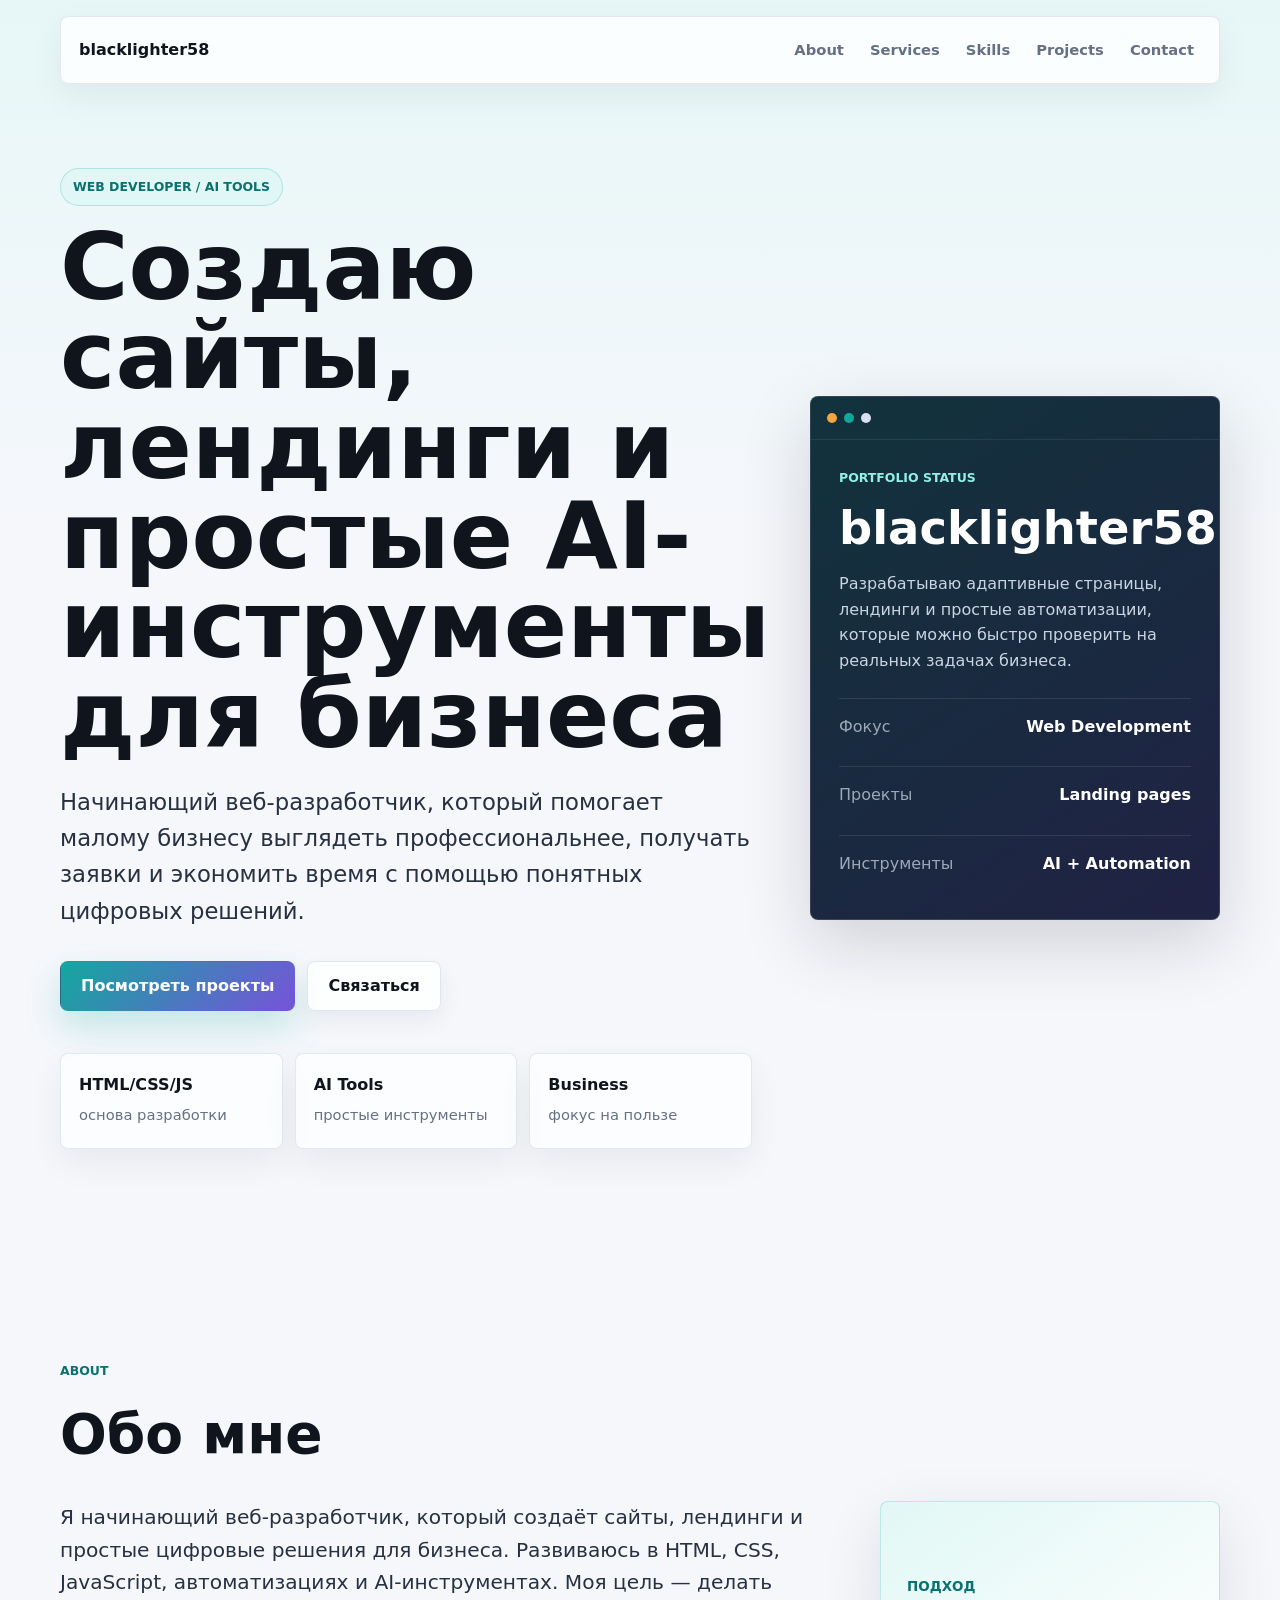
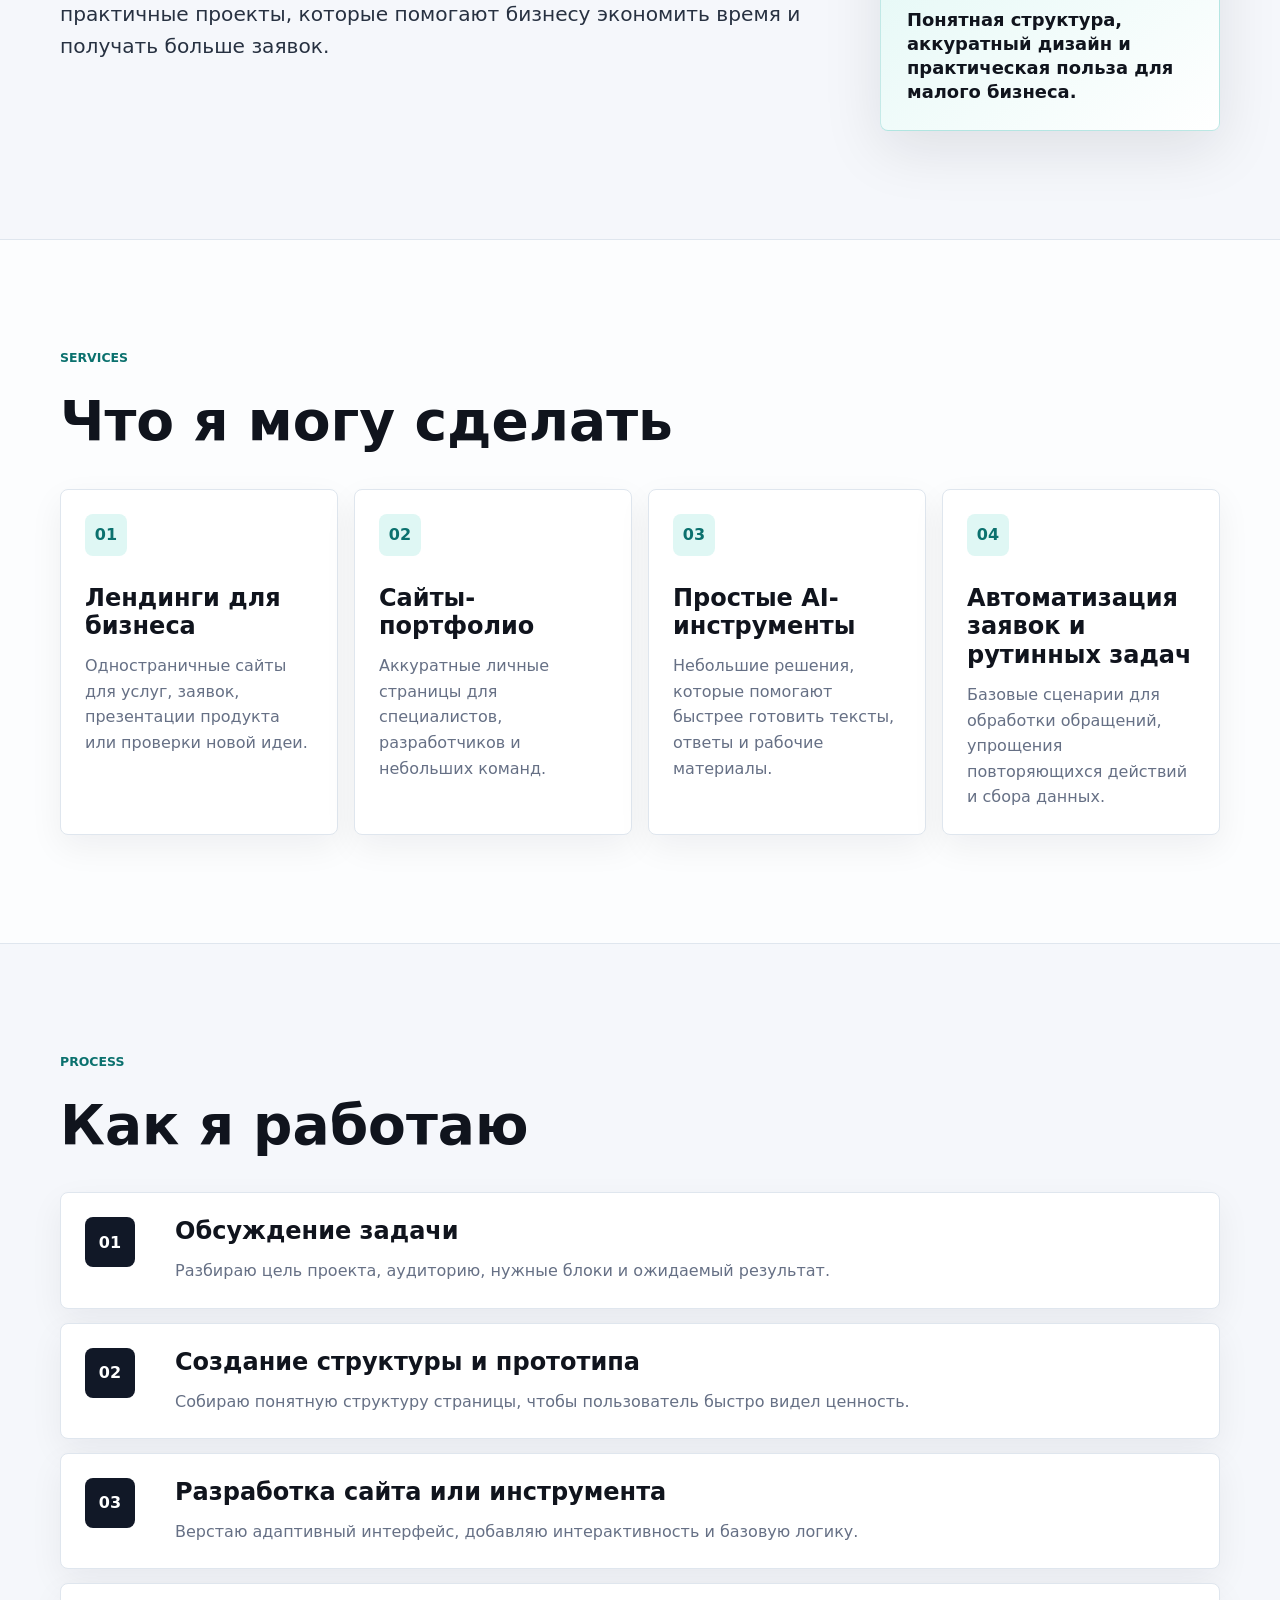
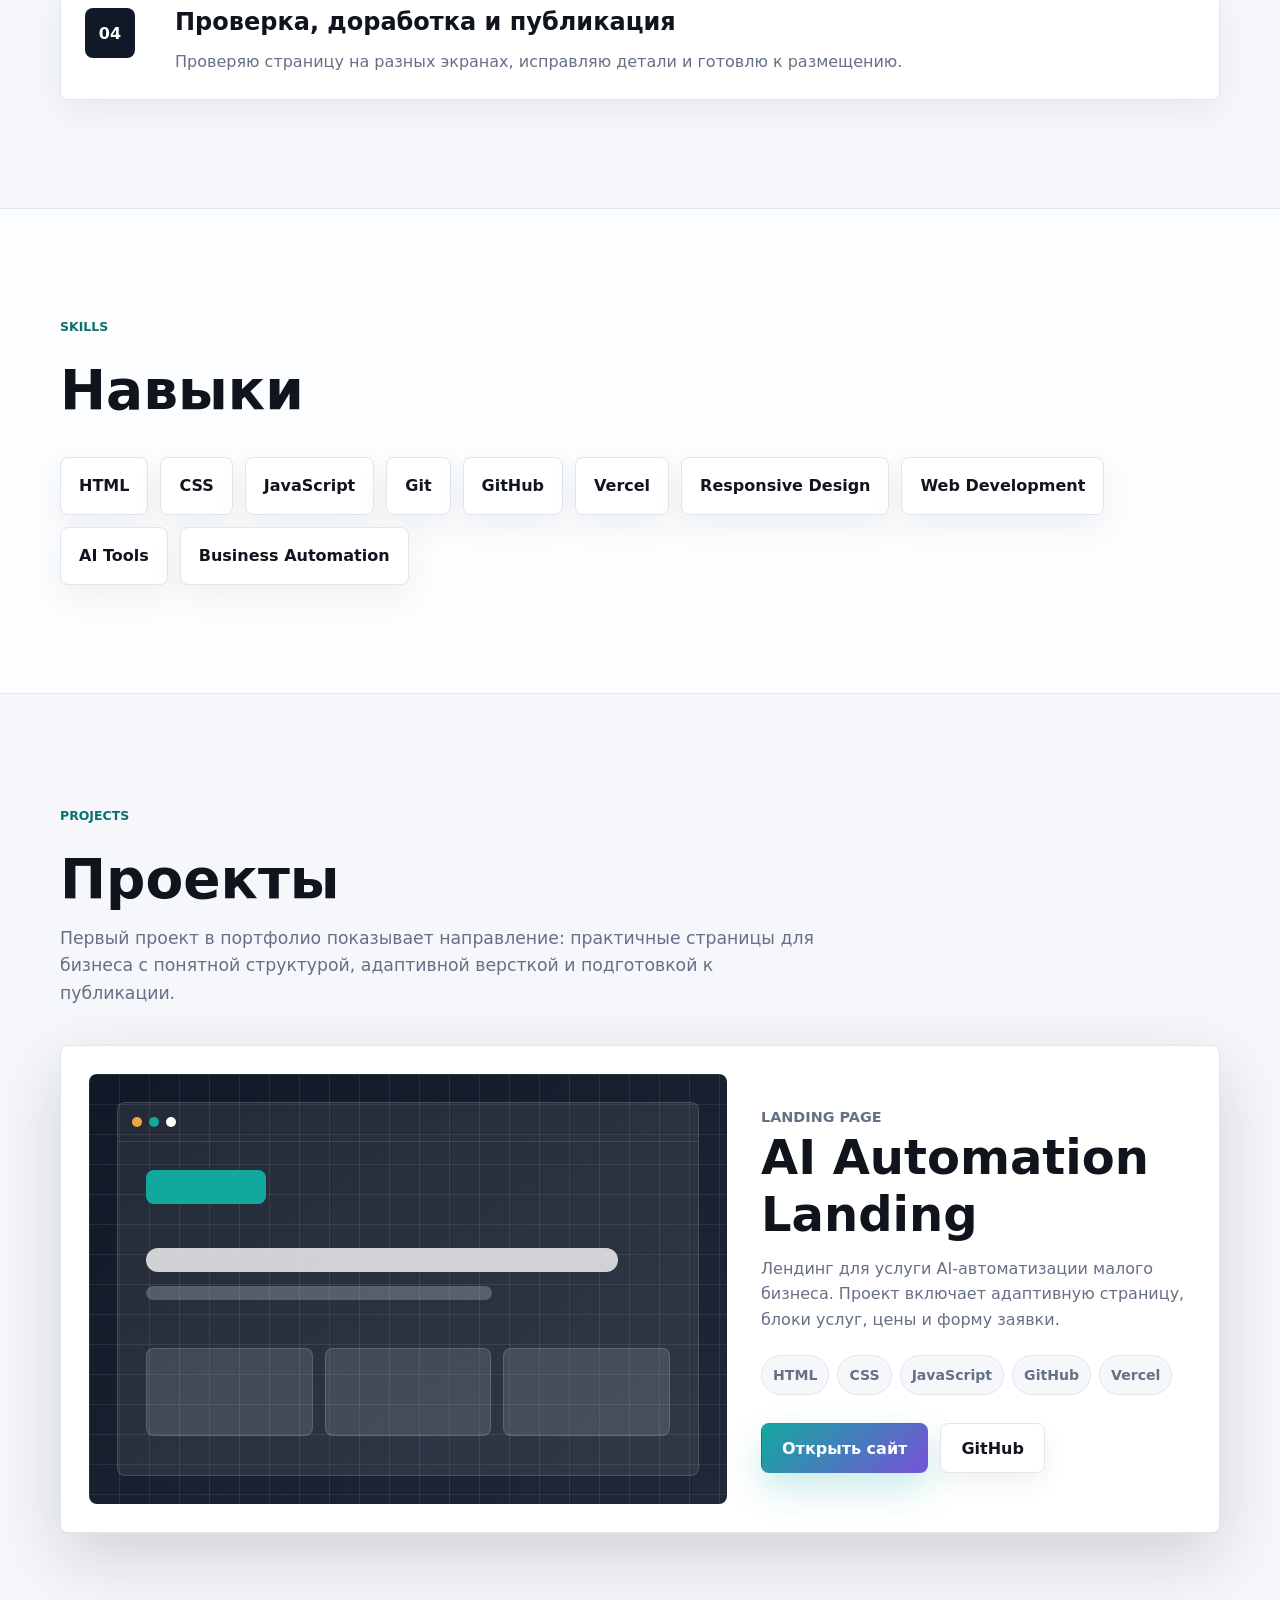
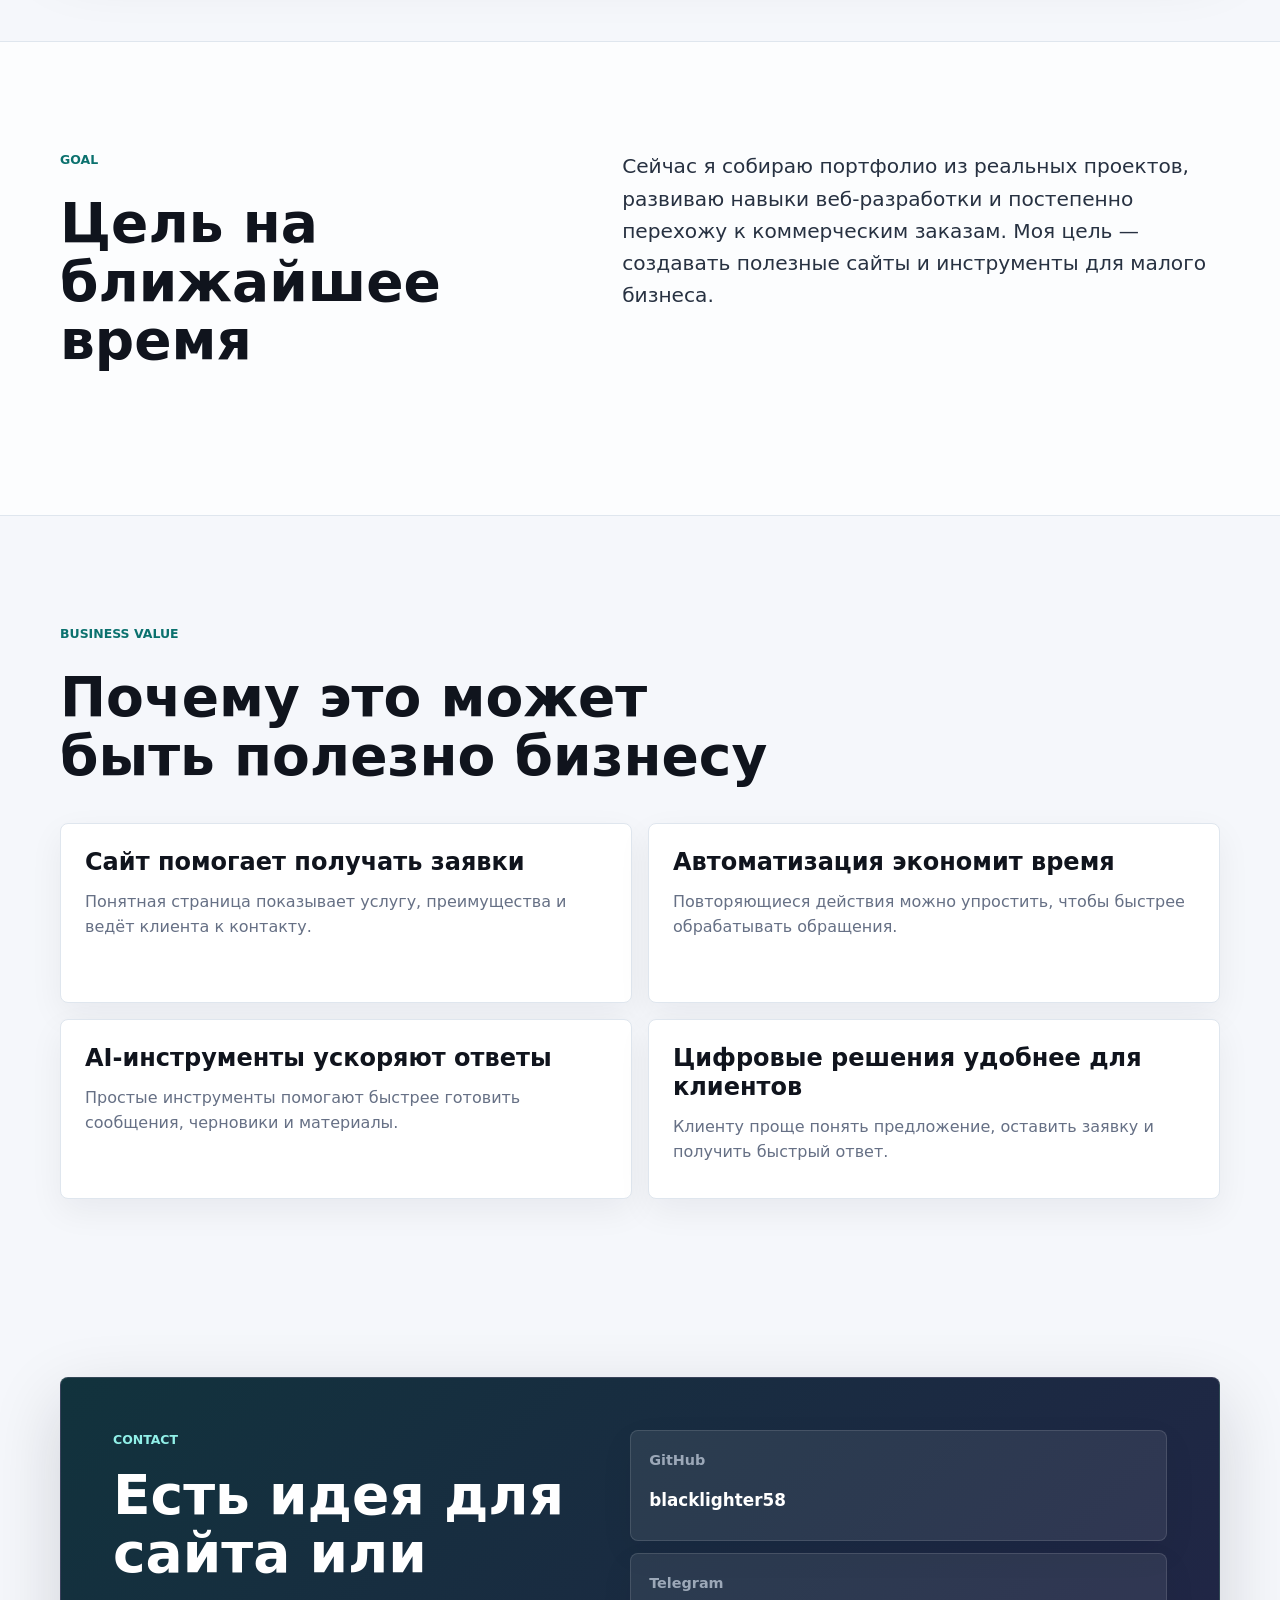
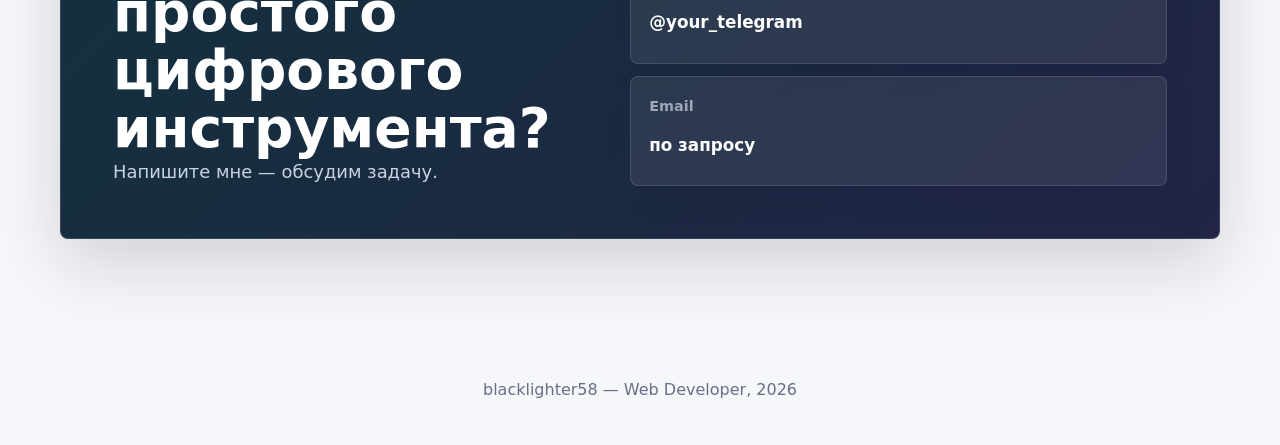
<file: index02.html>
<!DOCTYPE html>
<html lang="ru">
<head>
  <meta charset="UTF-8">
  <meta name="viewport" content="width=device-width, initial-scale=1.0">
  <meta name="description" content="blacklighter58 — начинающий Web Developer, создающий сайты, лендинги, AI-инструменты и автоматизации для бизнеса.">
  <title>blacklighter58 — Web Developer</title>
  <link rel="stylesheet" href="style02.css">
</head>
<body>
  <header class="site-header">
    <a class="logo" href="#hero" aria-label="blacklighter58 home">blacklighter58</a>

    <button class="nav-toggle" type="button" aria-label="Открыть меню" aria-expanded="false">
      <span></span>
      <span></span>
      <span></span>
    </button>

    <nav class="site-nav" aria-label="Основная навигация">
      <a href="#about">About</a>
      <a href="#services">Services</a>
      <a href="#skills">Skills</a>
      <a href="#projects">Projects</a>
      <a href="#contact">Contact</a>
    </nav>
  </header>

  <main>
    <!-- Hero: first screen with positioning, CTA buttons and a compact profile card. -->
    <section class="hero section" id="hero">
      <div class="hero-content">
        <p class="badge">Web Developer / AI Tools</p>
        <h1>Создаю сайты, лендинги и простые AI-инструменты для бизнеса</h1>
        <p class="hero-text">Начинающий веб-разработчик, который помогает малому бизнесу выглядеть профессиональнее, получать заявки и экономить время с помощью понятных цифровых решений.</p>

        <div class="hero-actions" aria-label="Быстрые действия">
          <a class="btn btn-primary" href="#projects">Посмотреть проекты</a>
          <a class="btn btn-secondary" href="#contact">Связаться</a>
        </div>

        <div class="hero-stats" aria-label="Основные направления">
          <div>
            <strong>HTML/CSS/JS</strong>
            <span>основа разработки</span>
          </div>
          <div>
            <strong>AI Tools</strong>
            <span>простые инструменты</span>
          </div>
          <div>
            <strong>Business</strong>
            <span>фокус на пользе</span>
          </div>
        </div>
      </div>

      <aside class="hero-card" aria-label="Краткий профиль">
        <div class="card-topline">
          <span></span>
          <span></span>
          <span></span>
        </div>
        <div class="hero-card-body">
          <p class="eyebrow">Portfolio status</p>
          <h2>blacklighter58</h2>
          <p>Разрабатываю адаптивные страницы, лендинги и простые автоматизации, которые можно быстро проверить на реальных задачах бизнеса.</p>

          <div class="profile-list">
            <div>
              <span>Фокус</span>
              <strong>Web Development</strong>
            </div>
            <div>
              <span>Проекты</span>
              <strong>Landing pages</strong>
            </div>
            <div>
              <span>Инструменты</span>
              <strong>AI + Automation</strong>
            </div>
          </div>
        </div>
      </aside>
    </section>

    <section class="section about-section" id="about">
      <div class="section-heading">
        <p class="eyebrow">About</p>
        <h2>Обо мне</h2>
      </div>

      <div class="about-grid">
        <p class="lead-text">Я начинающий веб-разработчик, который создаёт сайты, лендинги и простые цифровые решения для бизнеса. Развиваюсь в HTML, CSS, JavaScript, автоматизациях и AI-инструментах. Моя цель — делать практичные проекты, которые помогают бизнесу экономить время и получать больше заявок.</p>
        <div class="about-note">
          <span>Подход</span>
          <strong>Понятная структура, аккуратный дизайн и практическая польза для малого бизнеса.</strong>
        </div>
      </div>
    </section>

    <section class="section band" id="services">
      <div class="section-heading">
        <p class="eyebrow">Services</p>
        <h2>Что я могу сделать</h2>
      </div>

      <div class="cards-grid service-grid">
        <article class="info-card">
          <span class="card-number">01</span>
          <h3>Лендинги для бизнеса</h3>
          <p>Одностраничные сайты для услуг, заявок, презентации продукта или проверки новой идеи.</p>
        </article>
        <article class="info-card">
          <span class="card-number">02</span>
          <h3>Сайты-портфолио</h3>
          <p>Аккуратные личные страницы для специалистов, разработчиков и небольших команд.</p>
        </article>
        <article class="info-card">
          <span class="card-number">03</span>
          <h3>Простые AI-инструменты</h3>
          <p>Небольшие решения, которые помогают быстрее готовить тексты, ответы и рабочие материалы.</p>
        </article>
        <article class="info-card">
          <span class="card-number">04</span>
          <h3>Автоматизация заявок и рутинных задач</h3>
          <p>Базовые сценарии для обработки обращений, упрощения повторяющихся действий и сбора данных.</p>
        </article>
      </div>
    </section>

    <section class="section" id="process">
      <div class="section-heading">
        <p class="eyebrow">Process</p>
        <h2>Как я работаю</h2>
      </div>

      <div class="process-list">
        <article class="process-step">
          <span>01</span>
          <div>
            <h3>Обсуждение задачи</h3>
            <p>Разбираю цель проекта, аудиторию, нужные блоки и ожидаемый результат.</p>
          </div>
        </article>
        <article class="process-step">
          <span>02</span>
          <div>
            <h3>Создание структуры и прототипа</h3>
            <p>Собираю понятную структуру страницы, чтобы пользователь быстро видел ценность.</p>
          </div>
        </article>
        <article class="process-step">
          <span>03</span>
          <div>
            <h3>Разработка сайта или инструмента</h3>
            <p>Верстаю адаптивный интерфейс, добавляю интерактивность и базовую логику.</p>
          </div>
        </article>
        <article class="process-step">
          <span>04</span>
          <div>
            <h3>Проверка, доработка и публикация</h3>
            <p>Проверяю страницу на разных экранах, исправляю детали и готовлю к размещению.</p>
          </div>
        </article>
      </div>
    </section>

    <section class="section band" id="skills">
      <div class="section-heading">
        <p class="eyebrow">Skills</p>
        <h2>Навыки</h2>
      </div>

      <div class="skills-grid" aria-label="Список навыков">
        <article class="skill-card">HTML</article>
        <article class="skill-card">CSS</article>
        <article class="skill-card">JavaScript</article>
        <article class="skill-card">Git</article>
        <article class="skill-card">GitHub</article>
        <article class="skill-card">Vercel</article>
        <article class="skill-card">Responsive Design</article>
        <article class="skill-card">Web Development</article>
        <article class="skill-card">AI Tools</article>
        <article class="skill-card">Business Automation</article>
      </div>
    </section>

    <section class="section projects-section" id="projects">
      <div class="section-heading wide-heading">
        <p class="eyebrow">Projects</p>
        <h2>Проекты</h2>
        <p>Первый проект в портфолио показывает направление: практичные страницы для бизнеса с понятной структурой, адаптивной версткой и подготовкой к публикации.</p>
      </div>

      <article class="project-card">
        <div class="project-preview" aria-label="Декоративное превью проекта">
          <div class="preview-window">
            <div class="preview-bar">
              <span></span>
              <span></span>
              <span></span>
            </div>
            <div class="preview-content">
              <div class="preview-title"></div>
              <div class="preview-line line-wide"></div>
              <div class="preview-line"></div>
              <div class="preview-grid">
                <span></span>
                <span></span>
                <span></span>
              </div>
            </div>
          </div>
        </div>

        <div class="project-content">
          <p class="project-kicker">Landing page</p>
          <h3>AI Automation Landing</h3>
          <p>Лендинг для услуги AI-автоматизации малого бизнеса. Проект включает адаптивную страницу, блоки услуг, цены и форму заявки.</p>

          <ul class="tech-list" aria-label="Технологии проекта">
            <li>HTML</li>
            <li>CSS</li>
            <li>JavaScript</li>
            <li>GitHub</li>
            <li>Vercel</li>
          </ul>

          <div class="project-actions">
            <a class="btn btn-primary" href="https://01-ai-automation-landing.vercel.app/" target="_blank" rel="noreferrer">Открыть сайт</a>
            <a class="btn btn-secondary" href="https://github.com/blacklighter58/01-ai-automation-landing" target="_blank" rel="noreferrer">GitHub</a>
          </div>
        </div>
      </article>
    </section>

    <section class="section band goal-section" id="goal">
      <div class="split-layout">
        <div class="section-heading">
          <p class="eyebrow">Goal</p>
          <h2>Цель на ближайшее время</h2>
        </div>
        <p class="lead-text">Сейчас я собираю портфолио из реальных проектов, развиваю навыки веб-разработки и постепенно перехожу к коммерческим заказам. Моя цель — создавать полезные сайты и инструменты для малого бизнеса.</p>
      </div>
    </section>

    <section class="section value-section" id="value">
      <div class="section-heading">
        <p class="eyebrow">Business value</p>
        <h2>Почему это может быть полезно бизнесу</h2>
      </div>

      <div class="value-grid">
        <article class="value-card">
          <h3>Сайт помогает получать заявки</h3>
          <p>Понятная страница показывает услугу, преимущества и ведёт клиента к контакту.</p>
        </article>
        <article class="value-card">
          <h3>Автоматизация экономит время</h3>
          <p>Повторяющиеся действия можно упростить, чтобы быстрее обрабатывать обращения.</p>
        </article>
        <article class="value-card">
          <h3>AI-инструменты ускоряют ответы</h3>
          <p>Простые инструменты помогают быстрее готовить сообщения, черновики и материалы.</p>
        </article>
        <article class="value-card">
          <h3>Цифровые решения удобнее для клиентов</h3>
          <p>Клиенту проще понять предложение, оставить заявку и получить быстрый ответ.</p>
        </article>
      </div>
    </section>

    <section class="section contact-section" id="contact">
      <div class="contact-cta">
        <div>
          <p class="eyebrow">Contact</p>
          <h2>Есть идея для сайта или простого цифрового инструмента?</h2>
          <p>Напишите мне — обсудим задачу.</p>
        </div>

        <div class="contact-grid">
          <a class="contact-card" href="https://github.com/blacklighter58" target="_blank" rel="noreferrer">
            <span>GitHub</span>
            <strong>blacklighter58</strong>
          </a>
          <a class="contact-card" href="https://t.me/your_telegram" target="_blank" rel="noreferrer">
            <span>Telegram</span>
            <strong>@your_telegram</strong>
          </a>
          <div class="contact-card">
            <span>Email</span>
            <strong>по запросу</strong>
          </div>
        </div>
      </div>
    </section>
  </main>

  <footer class="site-footer">
    <p>blacklighter58 — Web Developer, 2026</p>
  </footer>

  <script src="script02.js"></script>
</body>
</html>
</file>
<file: style.css>
:root {
  --paper: #f3f1ea;
  --surface: #fffdf8;
  --surface-2: #ebe7dc;
  --ink: #1d201f;
  --text: #343936;
  --muted: #74776f;
  --line: #cec8ba;
  --green: #2f6b5f;
  --blue: #536f91;
  --orange: #b35f35;
  --rose: #9a5a66;
  --coffee: #765035;
  --dark: #222320;
  --radius: 6px;
  --container: 1160px;
  --projects-container: 1400px;
  --space-section: clamp(52px, 6vw, 72px);
  --space-section-mobile: 46px;
  --space-block: 22px;
  --space-card: 14px;
}

* {
  box-sizing: border-box;
}

html {
  scroll-behavior: smooth;
  scroll-padding-top: 18px;
}

body {
  margin: 0;
  color: var(--ink);
  background: var(--paper);
  font-family: Inter, ui-sans-serif, system-ui, -apple-system, BlinkMacSystemFont, "Segoe UI", sans-serif;
  line-height: 1.62;
}

body::before {
  content: "";
  position: fixed;
  inset: 0;
  z-index: -1;
  pointer-events: none;
  background:
    linear-gradient(rgba(29, 32, 31, 0.035) 1px, transparent 1px),
    linear-gradient(90deg, rgba(29, 32, 31, 0.025) 1px, transparent 1px);
  background-size: 46px 46px;
}

a {
  color: inherit;
  text-decoration: none;
}

a:focus-visible,
button:focus-visible {
  outline: 2px solid var(--green);
  outline-offset: 3px;
}

.site-header {
  position: relative;
  display: flex;
  align-items: center;
  justify-content: space-between;
  width: min(100%, var(--container));
  margin: 0 auto;
  padding: 18px 16px;
  border-bottom: 1px solid var(--line);
  background: rgba(243, 241, 234, 0.94);
}

.logo {
  font-weight: 900;
  letter-spacing: 0;
}

.site-nav {
  display: flex;
  gap: 2px;
}

.site-nav a {
  padding: 8px 11px;
  color: var(--muted);
  font-size: 0.92rem;
  font-weight: 800;
  transition: color 160ms ease, background 160ms ease, transform 160ms ease;
}

.site-nav a:hover,
.site-nav a:focus-visible {
  color: var(--ink);
  background: var(--surface-2);
  transform: translateY(-1px);
}

.nav-toggle {
  display: none;
  width: 42px;
  height: 42px;
  padding: 0;
  border: 1px solid var(--ink);
  border-radius: var(--radius);
  background: var(--surface);
  cursor: pointer;
}

.nav-toggle span {
  display: block;
  width: 18px;
  height: 2px;
  margin: 4px auto;
  background: var(--ink);
  transition: opacity 160ms ease, transform 160ms ease;
}

.nav-toggle.is-open span:nth-child(1) {
  transform: translateY(6px) rotate(45deg);
}

.nav-toggle.is-open span:nth-child(2) {
  opacity: 0;
}

.nav-toggle.is-open span:nth-child(3) {
  transform: translateY(-6px) rotate(-45deg);
}

.section {
  width: min(100% - 32px, var(--container));
  margin: 0 auto;
  padding: var(--space-section) 0;
  scroll-margin-top: 18px;
}

.label {
  width: fit-content;
  margin: 0 0 14px;
  color: var(--green);
  font-size: 0.78rem;
  font-weight: 900;
  letter-spacing: 0;
  text-transform: uppercase;
}

h1,
h2,
h3,
p {
  margin-top: 0;
}

h1 {
  max-width: 850px;
  margin-bottom: 22px;
  font-size: clamp(2.75rem, 6.2vw, 5.8rem);
  line-height: 1;
  letter-spacing: 0;
  text-wrap: balance;
}

h2 {
  margin-bottom: 0;
  font-size: clamp(2rem, 4vw, 3.25rem);
  line-height: 1.08;
  letter-spacing: 0;
}

h3 {
  margin-bottom: 10px;
  font-size: clamp(1.15rem, 2vw, 1.45rem);
  line-height: 1.24;
}

.hero {
  display: grid;
  grid-template-columns: minmax(0, 1fr) 360px;
  gap: 56px;
  align-items: end;
  min-height: min(740px, calc(100vh - 76px));
  padding-top: 78px;
  padding-bottom: 72px;
}

.hero-text {
  max-width: 720px;
  margin-bottom: 28px;
  color: var(--text);
  font-size: clamp(1.08rem, 2vw, 1.32rem);
}

.hero-note {
  padding: 22px;
  border: 1px solid var(--ink);
  border-radius: var(--radius);
  background: var(--surface);
  box-shadow: 6px 6px 0 rgba(29, 32, 31, 0.08);
}

.hero-note p {
  margin-bottom: 22px;
  color: var(--text);
}

.hero-stats {
  display: grid;
  gap: 0;
  padding: 0;
  margin: 0;
  list-style: none;
  border-top: 1px solid var(--line);
}

.hero-stats li {
  display: grid;
  gap: 2px;
  padding: 13px 0;
  border-bottom: 1px solid var(--line);
}

.hero-stats strong {
  font-size: 1.1rem;
  line-height: 1.2;
}

.hero-stats span {
  color: var(--muted);
  font-size: 0.92rem;
}

.hero-actions,
.project-actions {
  display: flex;
  flex-wrap: wrap;
  gap: 10px;
}

.btn {
  display: inline-flex;
  align-items: center;
  justify-content: center;
  min-height: 44px;
  padding: 10px 15px;
  border: 1px solid var(--ink);
  border-radius: var(--radius);
  font-weight: 900;
  line-height: 1.2;
  transition: transform 160ms ease, box-shadow 160ms ease, background 160ms ease, color 160ms ease;
}

.btn:hover,
.btn:focus-visible {
  transform: translateY(-2px);
  box-shadow: 4px 4px 0 rgba(29, 32, 31, 0.13);
}

.btn:active {
  transform: translateY(0) scale(0.98);
  box-shadow: 1px 1px 0 rgba(29, 32, 31, 0.16);
}

.btn-primary {
  color: var(--surface);
  background: var(--ink);
}

.btn-primary:hover,
.btn-primary:focus-visible {
  background: var(--green);
}

.btn-secondary {
  color: var(--ink);
  background: var(--surface);
}

.btn-secondary:hover,
.btn-secondary:focus-visible {
  background: var(--surface-2);
}

.btn-disabled {
  cursor: not-allowed;
  opacity: 0.56;
  user-select: none;
}

.text-link {
  width: fit-content;
  color: var(--green);
  font-weight: 900;
  line-height: 1.25;
  text-decoration: underline;
  text-decoration-thickness: 1px;
  text-underline-offset: 4px;
  transition: color 160ms ease, transform 160ms ease;
}

.text-link:hover,
.text-link:focus-visible {
  color: var(--ink);
  transform: translateX(2px);
}

.section-heading {
  max-width: 780px;
  margin-bottom: var(--space-block);
}

.section-heading p:not(.label) {
  max-width: 760px;
  margin: 10px 0 0;
  color: var(--muted);
  font-size: 1.06rem;
}

.about-section {
  display: grid;
  grid-template-columns: minmax(0, 0.9fr) minmax(0, 1.1fr);
  gap: clamp(28px, 5vw, 72px);
  align-items: start;
  border-top: 1px solid var(--line);
}

.about-heading {
  margin: 0;
}

.about-content {
  display: grid;
  gap: 18px;
  max-width: 700px;
  color: var(--text);
  font-size: clamp(1.03rem, 1.6vw, 1.16rem);
}

.about-content p {
  margin: 0;
}

.projects-section {
  width: 100%;
  max-width: none;
  padding-right: max(20px, calc((100% - var(--projects-container)) / 2));
  padding-left: max(20px, calc((100% - var(--projects-container)) / 2));
  background: var(--dark);
  color: var(--surface);
  border-top: 1px solid var(--ink);
  border-bottom: 1px solid var(--ink);
  padding-top: clamp(58px, 6vw, 76px);
  padding-bottom: clamp(58px, 6vw, 76px);
}

.projects-heading p:not(.label) {
  color: rgba(255, 253, 248, 0.72);
}

.projects-heading .label {
  color: #b8d5c8;
}

.project-card {
  grid-column: span 4;
  display: flex;
  flex-direction: column;
  border: 1px solid rgba(255, 253, 248, 0.22);
  border-radius: var(--radius);
  background: #fbf6e8;
  color: var(--ink);
  overflow: hidden;
  transition: transform 160ms ease, box-shadow 160ms ease;
}

.project-card:hover {
  transform: translateY(-3px);
  box-shadow: 6px 6px 0 rgba(255, 253, 248, 0.08);
}

.project-cover {
  position: relative;
  min-height: 180px;
  display: grid;
  grid-template-rows: auto 1fr auto;
  gap: 12px;
  padding: 16px;
  border-bottom: 1px solid rgba(29, 32, 31, 0.14);
  overflow: hidden;
}


.cover-meta {
  position: relative;
  z-index: 1;
  display: flex;
  align-items: center;
  justify-content: space-between;
  gap: 10px;
  color: currentColor;
  font-size: 0.74rem;
  font-weight: 900;
  text-transform: uppercase;
}

.project-number,
.cover-meta span:last-child {
  width: fit-content;
  padding: 3px 7px;
  border: 1px solid currentColor;
}

.cover-meta span:last-child {
  border-color: transparent;
  opacity: 0.74;
}

.preview-ui {
  position: relative;
  z-index: 1;
  min-height: 86px;
  border: 1px solid currentColor;
  background: rgba(255, 253, 248, 0.42);
  overflow: hidden;
  box-shadow: 4px 4px 0 rgba(29, 32, 31, 0.06);
}

.project-preview-slot {
  position: relative;
  z-index: 1;
}

.project-preview-slot img {
  display: block;
  width: 100%;
  min-height: 86px;
  border: 1px solid currentColor;
  object-fit: cover;
}

.preview-ui::before,
.preview-ui::after,
.preview-ui i {
  content: "";
  position: absolute;
  display: block;
}

.preview-ui::before {
  top: 0;
  right: 0;
  left: 0;
  height: 18px;
  border-bottom: 1px solid currentColor;
  opacity: 0.28;
}

.preview-ui::after {
  top: 7px;
  left: 9px;
  width: 5px;
  height: 5px;
  border-radius: 50%;
  background: currentColor;
  box-shadow: 10px 0 0 currentColor, 20px 0 0 currentColor;
  opacity: 0.45;
}

.preview-ui i {
  border: 1px solid currentColor;
  background: rgba(255, 253, 248, 0.5);
  opacity: 0.78;
}

.project-cover strong {
  position: relative;
  z-index: 1;
  max-width: 260px;
  font-size: clamp(1.45rem, 2.2vw, 2.05rem);
  line-height: 1;
}

.project-type {
  align-self: flex-start;
  width: fit-content;
  margin-bottom: 10px;
  padding: 5px 8px;
  border: 1px solid currentColor;
  color: var(--muted);
  font-size: 0.74rem;
  font-weight: 900;
  line-height: 1;
  text-transform: uppercase;
}

.project-card:nth-child(1) .project-type {
  color: #5b4c8f;
  background: #eeebfb;
}

.project-card:nth-child(2) .project-type {
  color: var(--coffee);
  background: #f4eadc;
}

.project-card:nth-child(3) .project-type {
  color: var(--blue);
  background: #edf2f7;
}

.project-card:nth-child(4) .project-type {
  color: var(--rose);
  background: #f7eaed;
}

.project-card:nth-child(5) .project-type {
  color: #a6532f;
  background: #fff1e5;
}

.project-card:nth-child(6) .project-type {
  color: var(--green);
  background: #edf5ef;
}

.cover-booking {
  background: #e6e2f4;
  color: #5b4c8f;
}

.preview-booking {
  background: #f7f5fc;
}

.preview-booking i:nth-child(1) {
  top: 30px;
  left: 12px;
  width: 22%;
  height: 46px;
  background: rgba(91, 76, 143, 0.1);
}

.preview-booking i:nth-child(2),
.preview-booking i:nth-child(3),
.preview-booking i:nth-child(4) {
  left: 38%;
  right: 14px;
  height: 10px;
  border: 0;
  background: currentColor;
}

.preview-booking i:nth-child(2) {
  top: 32px;
  opacity: 0.48;
}

.preview-booking i:nth-child(3) {
  top: 52px;
  opacity: 0.26;
}

.preview-booking i:nth-child(4) {
  top: 72px;
  right: 44px;
  opacity: 0.16;
}

.projects-flagship {
  margin-bottom: var(--space-card);
}

.projects-grid {
  display: grid;
  grid-template-columns: repeat(5, minmax(0, 1fr));
  gap: var(--space-card);
  align-items: stretch;
}

.projects-grid .project-card,
.projects-grid .project-card:nth-child(4),
.projects-grid .project-card:nth-child(5) {
  grid-column: auto;
  height: 100%;
}

.projects-grid .project-card:nth-child(1) .project-type { color: var(--coffee); background: #f4eadc; }
.projects-grid .project-card:nth-child(2) .project-type { color: var(--blue); background: #edf2f7; }
.projects-grid .project-card:nth-child(3) .project-type { color: var(--rose); background: #f7eaed; }
.projects-grid .project-card:nth-child(4) .project-type { color: #a6532f; background: #fff1e5; }
.projects-grid .project-card:nth-child(5) .project-type { color: var(--green); background: #edf5ef; }

.projects-grid .project-cover {
  min-height: 154px;
  padding: 14px;
}

.projects-grid .project-content {
  padding: 14px;
}

.projects-grid .project-content p:not(.project-type) {
  font-size: 0.92rem;
  line-height: 1.48;
}

.projects-grid .tech-list {
  margin-top: 12px;
}

.projects-grid .tech-list li {
  padding: 4px 6px;
  font-size: 0.74rem;
  font-weight: 800;
}

.projects-grid .project-actions {
  padding-top: 14px;
}

.project-card--flagship {
  grid-column: auto;
  display: grid;
  grid-template-columns: minmax(0, 0.44fr) minmax(0, 0.56fr);
  align-items: stretch;
  background: #fbf6e8;
}

.flagship-info,
.flagship-flow-area {
  padding: clamp(22px, 2.6vw, 34px);
}

.flagship-info {
  display: flex;
  flex-direction: column;
  border-right: 1px solid rgba(29, 32, 31, 0.14);
}

.flagship-meta {
  display: flex;
  align-items: center;
  gap: 14px;
  margin-bottom: 18px;
  color: #5b4c8f;
}

.flagship-meta p {
  margin: 0;
  font-size: 0.8rem;
  font-weight: 900;
  line-height: 1.2;
  text-transform: uppercase;
}

.flagship-info h3 {
  margin-bottom: 14px;
  font-size: clamp(1.7rem, 2.8vw, 2.55rem);
}

.flagship-info > p {
  margin-bottom: 0;
  color: var(--text);
  font-size: 1rem;
  line-height: 1.55;
}

.flagship-capabilities,
.flagship-flow {
  padding: 0;
  margin: 0;
  list-style: none;
}

.flagship-capabilities {
  display: grid;
  grid-template-columns: repeat(2, minmax(0, 1fr));
  gap: 10px 16px;
  margin-top: 22px;
}

.flagship-capabilities li {
  display: flex;
  gap: 8px;
  align-items: flex-start;
  color: var(--text);
  font-size: 0.86rem;
  line-height: 1.35;
}

.flagship-capabilities li::before {
  content: "✓";
  display: grid;
  flex: 0 0 auto;
  place-items: center;
  width: 18px;
  height: 18px;
  border: 1px solid #6959aa;
  border-radius: 50%;
  color: #6959aa;
  font-size: 0.7rem;
  font-weight: 900;
}

.flagship-info .tech-list {
  margin-top: 20px;
}

.flagship-info .tech-list li {
  padding: 4px 7px;
  font-size: 0.76rem;
  font-weight: 800;
}

.flagship-info .project-note {
  margin-top: 14px;
}

.flagship-info .project-actions {
  margin-top: 20px;
  padding-top: 0;
}

.flagship-flow-area {
  display: flex;
  flex-direction: column;
  background: rgba(255, 253, 248, 0.38);
}

.flagship-flow-area > h3 {
  margin-bottom: 22px;
  font-size: 1.08rem;
}

.flagship-flow {
  display: flex;
  gap: 10px;
  align-items: flex-start;
}

.flow-step {
  flex: 1 1 0;
  min-width: 0;
}

.flow-icon {
  display: grid;
  place-items: center;
  width: 56px;
  height: 56px;
  margin-bottom: 12px;
  border: 1px solid currentColor;
  border-radius: var(--radius);
  background: #f7f5fc;
  color: #6959aa;
  font-size: 1.4rem;
  font-weight: 900;
}

.flow-icon::before { line-height: 1; }
.flow-step--bot .flow-icon::before { content: "↗"; }
.flow-step--api .flow-icon::before { content: "</>"; font-size: 1rem; }
.flow-step--database .flow-icon::before { content: "◫"; font-size: 1.7rem; }
.flow-step--dashboard .flow-icon::before { content: "□"; font-size: 2.15rem; }
.flow-step--database .flow-icon { color: var(--green); background: #edf5ef; }
.flow-step--dashboard .flow-icon { color: var(--orange); background: #fff1e5; }

.flow-step strong,
.flow-step small {
  display: block;
}

.flow-step strong {
  margin-bottom: 5px;
  color: var(--ink);
  font-size: 0.88rem;
  line-height: 1.25;
}

.flow-step small {
  color: var(--muted);
  font-size: 0.76rem;
  line-height: 1.35;
}

.flow-arrow {
  align-self: flex-start;
  margin-top: 22px;
  color: var(--ink);
  font-size: 1.18rem;
}

.flagship-flow-note {
  display: grid;
  grid-template-columns: repeat(2, minmax(0, 1fr));
  gap: 16px;
  margin-top: auto;
  padding-top: 20px;
  border-top: 1px solid rgba(29, 32, 31, 0.14);
}

.flagship-flow-note strong,
.flagship-flow-note span {
  display: block;
}

.flagship-flow-note strong {
  margin-bottom: 4px;
  color: var(--ink);
  font-size: 0.8rem;
}

.flagship-flow-note span {
  color: var(--muted);
  font-size: 0.78rem;
  line-height: 1.42;
}

.cover-automation {
  background: #dfe9e3;
  color: var(--green);
}

.preview-automation {
  background: #eef8f4;
}

.preview-automation i:nth-child(1) {
  top: 32px;
  left: 12px;
  width: 38%;
  height: 9px;
  border: 0;
  background: currentColor;
  opacity: 0.42;
}

.preview-automation i:nth-child(2) {
  top: 48px;
  left: 12px;
  width: 54%;
  height: 8px;
  border: 0;
  background: currentColor;
  opacity: 0.22;
}

.preview-automation i:nth-child(3) {
  right: 13px;
  bottom: 12px;
  width: 40px;
  height: 40px;
  border-radius: 50%;
  background: transparent;
}

.preview-automation i:nth-child(4) {
  right: 64px;
  bottom: 16px;
  width: 40px;
  height: 18px;
}

.cover-education {
  background: #dfe6ef;
  color: var(--blue);
}

.preview-education {
  background: #f7f1e7;
}

.preview-education i:nth-child(1) {
  top: 30px;
  left: 12px;
  width: 36px;
  height: 36px;
  background: transparent;
}

.preview-education i:nth-child(2),
.preview-education i:nth-child(3),
.preview-education i:nth-child(4) {
  left: 62px;
  height: 8px;
  border: 0;
  background: currentColor;
}

.preview-education i:nth-child(2) {
  top: 33px;
  width: 56%;
  opacity: 0.36;
}

.preview-education i:nth-child(3) {
  top: 50px;
  width: 42%;
  opacity: 0.22;
}

.preview-education i:nth-child(4) {
  top: 67px;
  width: 62%;
  opacity: 0.18;
}

.cover-fitness {
  background: #2d211f;
  color: #ffb070;
}

.preview-fitness {
  background: #181514;
  color: #ffb070;
}

.preview-fitness i:nth-child(1) {
  top: 32px;
  left: 12px;
  width: 32px;
  height: 32px;
  border-radius: 50%;
  background: currentColor;
  opacity: 0.3;
}

.preview-fitness i:nth-child(2),
.preview-fitness i:nth-child(3),
.preview-fitness i:nth-child(4) {
  right: 14px;
  left: 58px;
  height: 10px;
  border: 0;
  background: currentColor;
}

.preview-fitness i:nth-child(2) {
  top: 33px;
  opacity: 0.8;
}

.preview-fitness i:nth-child(3) {
  top: 52px;
  right: 44px;
  opacity: 0.42;
}

.preview-fitness i:nth-child(4) {
  top: 71px;
  right: 84px;
  opacity: 0.24;
}

.cover-beauty {
  background: #f0dfe2;
  color: var(--rose);
}

.preview-beauty {
  background: #fff8f4;
}

.preview-beauty i:nth-child(1) {
  top: 28px;
  left: 14px;
  width: 54px;
  height: 54px;
  border-radius: 50%;
  background: rgba(154, 90, 102, 0.12);
}

.preview-beauty i:nth-child(2) {
  top: 35px;
  right: 16px;
  width: 42%;
  height: 8px;
  border: 0;
  background: currentColor;
  opacity: 0.32;
}

.preview-beauty i:nth-child(3) {
  top: 53px;
  right: 16px;
  width: 55%;
  height: 8px;
  border: 0;
  background: currentColor;
  opacity: 0.18;
}

.preview-beauty i:nth-child(4) {
  right: 16px;
  bottom: 12px;
  width: 70px;
  height: 22px;
  border-radius: 999px;
  background: rgba(154, 90, 102, 0.08);
}

.cover-cafe {
  background: #e9d4b8;
  color: var(--coffee);
}

.preview-cafe {
  background: #fff5e6;
}

.preview-cafe i:nth-child(1) {
  top: 30px;
  left: 14px;
  width: 48px;
  height: 40px;
  border-radius: 0 0 18px 18px;
  background: rgba(118, 80, 53, 0.1);
}

.preview-cafe i:nth-child(2) {
  top: 40px;
  left: 62px;
  width: 20px;
  height: 16px;
  border-left: 0;
  border-radius: 0 12px 12px 0;
  background: transparent;
}

.preview-cafe i:nth-child(3),
.preview-cafe i:nth-child(4) {
  right: 14px;
  height: 9px;
  border: 0;
  background: currentColor;
}

.preview-cafe i:nth-child(3) {
  top: 36px;
  width: 42%;
  opacity: 0.34;
}

.preview-cafe i:nth-child(4) {
  top: 56px;
  width: 30%;
  opacity: 0.22;
}

.project-content {
  display: flex;
  flex-direction: column;
  flex: 1;
  padding: 16px;
}

.project-content p:not(.project-type) {
  margin-bottom: 0;
  color: var(--text);
  line-height: 1.55;
}

.tech-list {
  display: flex;
  flex-wrap: wrap;
  gap: 6px;
  padding: 0;
  margin: 14px 0 0;
  list-style: none;
}

.project-note {
  margin: 14px 0 0;
  padding-top: 12px;
  border-top: 1px solid rgba(29, 32, 31, 0.14);
  color: var(--muted) !important;
  font-size: 0.84rem;
  line-height: 1.45 !important;
}

.tech-list li {
  padding: 5px 8px;
  border: 1px solid var(--line);
  background: var(--surface);
  color: var(--muted);
  font-size: 0.84rem;
  font-weight: 900;
}

.project-actions {
  margin-top: auto;
  padding-top: 16px;
}

.build-list,
.process-list {
  display: grid;
  gap: 12px;
}

.build-list article,
.process-list article {
  display: grid;
  grid-template-columns: 54px minmax(0, 0.52fr) minmax(0, 1fr);
  gap: 18px;
  align-items: start;
  padding: 18px 0;
  border-top: 1px solid var(--line);
}

.build-list article:last-child,
.process-list article:last-child {
  border-bottom: 1px solid var(--line);
}

.build-list span,
.process-list span {
  display: inline-flex;
  align-items: center;
  justify-content: center;
  width: 40px;
  height: 40px;
  border: 1px solid var(--ink);
  color: var(--surface);
  background: var(--ink);
  font-weight: 900;
}

.build-list h3,
.process-list h3 {
  margin-bottom: 0;
}

.build-list p,
.process-list p {
  margin-bottom: 0;
  color: var(--muted);
}

.audit-service {
  background: rgba(47, 107, 95, 0.07);
}

.audit-service .text-link {
  grid-column: 2 / -1;
}

.build-note {
  max-width: 720px;
  margin: var(--space-block) 0 0;
  padding: 16px 18px;
  border: 1px solid var(--line);
  background: var(--surface);
  color: var(--text);
}

.limits-card {
  max-width: 860px;
  padding: clamp(22px, 4vw, 32px);
  border: 1px solid var(--ink);
  border-radius: var(--radius);
  background: #edf1e8;
  box-shadow: 6px 6px 0 rgba(29, 32, 31, 0.08);
}

.limits-card h2 {
  margin-bottom: 12px;
}

.limits-card p:not(.label) {
  margin-bottom: 0;
  color: var(--text);
  font-size: clamp(1rem, 1.6vw, 1.12rem);
}

.limits-card .limits-small {
  margin-top: 10px;
  color: var(--muted);
  font-size: 0.96rem;
}

.contact-cta {
  display: grid;
  grid-template-columns: minmax(0, 0.9fr) minmax(330px, 1fr);
  gap: 28px;
  padding: clamp(26px, 5vw, 44px);
  border: 1px solid var(--ink);
  border-radius: var(--radius);
  background: var(--surface);
}

.contact-cta h2 {
  max-width: 620px;
  margin-bottom: 14px;
  font-size: clamp(1.8rem, 3vw, 2.6rem);
  line-height: 1.14;
}

.contact-cta p:not(.label) {
  max-width: 520px;
  margin-bottom: 0;
  color: var(--muted);
}

.contact-grid {
  display: grid;
  gap: 10px;
}

.contact-card {
  display: grid;
  gap: 6px;
  min-height: 88px;
  padding: 16px;
  border: 1px solid var(--line);
  background: var(--paper);
  transition: transform 160ms ease, box-shadow 160ms ease, border-color 160ms ease;
}

.contact-card:hover,
.contact-card:focus-visible {
  border-color: var(--ink);
  transform: translateY(-2px);
  box-shadow: 4px 4px 0 rgba(29, 32, 31, 0.1);
}

.contact-card span {
  color: var(--muted);
  font-size: 0.9rem;
  font-weight: 900;
}

.contact-card strong {
  color: var(--ink);
  font-size: 1.04rem;
  overflow-wrap: anywhere;
}

.site-footer {
  padding: 28px 16px 40px;
  color: var(--muted);
  text-align: center;
}

.site-footer p {
  margin: 0;
}

.case-page .site-header {
  border-bottom-color: var(--ink);
}

.case-hero {
  display: grid;
  grid-template-columns: minmax(0, 1.2fr) minmax(300px, 0.8fr);
  align-items: start;
  gap: clamp(28px, 6vw, 78px);
  min-height: 0;
  padding-top: clamp(68px, 10vw, 128px);
  padding-bottom: clamp(68px, 9vw, 112px);
}

.case-hero h1 {
  max-width: 760px;
  margin: 14px 0 20px;
  font-size: clamp(3rem, 7vw, 6.2rem);
}

.case-status {
  display: inline-block;
  margin: 0;
  padding: 5px 9px;
  border: 1px solid var(--green);
  color: var(--green);
  font-size: 0.78rem;
  font-weight: 900;
  text-transform: uppercase;
}

.case-lead {
  max-width: 700px;
  margin-bottom: 24px;
  color: var(--text);
  font-size: clamp(1.08rem, 1.8vw, 1.28rem);
  line-height: 1.55;
}

.case-stack,
.plain-list,
.feature-list,
.case-summary ol,
.booking-flow,
.repository-list {
  padding: 0;
  margin: 0;
  list-style: none;
}

.case-stack {
  display: flex;
  flex-wrap: wrap;
  gap: 7px;
  margin-bottom: 26px;
}

.case-stack li {
  padding: 5px 8px;
  border: 1px solid var(--line);
  background: var(--surface);
  color: var(--text);
  font-size: 0.8rem;
  font-weight: 800;
}

.case-summary {
  align-self: start;
  padding: clamp(18px, 2.4vw, 26px);
  border: 1px solid rgba(29, 32, 31, 0.72);
  background: #ece8f1;
  box-shadow: 5px 5px 0 rgba(29, 32, 31, 0.07);
}

.case-summary .label {
  margin-bottom: 12px;
}

.case-summary ol {
  display: grid;
  gap: 0;
  margin: 0;
  counter-reset: component;
}

.case-summary li {
  display: grid;
  grid-template-columns: 36px minmax(0, 1fr);
  gap: 10px;
  padding: 12px 0;
  border-top: 1px solid rgba(29, 32, 31, 0.14);
  align-items: start;
  counter-increment: component;
}

.case-summary li::before {
  content: "0" counter(component);
  display: grid;
  place-items: center;
  width: 30px;
  height: 30px;
  border: 1px solid #5b4c8f;
  color: #5b4c8f;
  font-size: 0.74rem;
  font-weight: 900;
}

.case-summary strong,
.case-summary span {
  display: block;
  grid-column: 2;
}

.case-summary strong {
  margin-bottom: 2px;
}

.case-summary span {
  color: var(--text);
  font-size: 0.92rem;
  line-height: 1.42;
}

.case-section {
  padding-top: clamp(64px, 7vw, 82px);
  padding-bottom: clamp(64px, 7vw, 82px);
}

.case-heading {
  max-width: 760px;
  margin-bottom: 30px;
}

.case-heading h2,
.case-two-column h2,
.limitation-section h2,
.case-result h2 {
  margin-bottom: 12px;
  font-size: clamp(2rem, 4vw, 3.4rem);
  line-height: 1.04;
}

.case-heading p:not(.label),
.case-copy,
.case-two-column p:not(.label),
.limitation-section p:not(.label),
.case-result p:not(.label) {
  max-width: 780px;
  margin-bottom: 0;
  color: var(--muted);
  font-size: 1.06rem;
}

.case-small-note {
  margin-top: 18px !important;
  color: var(--muted) !important;
  font-size: 0.94rem;
}

.case-copy {
  max-width: 900px;
  color: var(--text);
  font-size: clamp(1.12rem, 2vw, 1.34rem);
  line-height: 1.62;
}

.solution-list {
  display: grid;
  grid-template-columns: repeat(4, minmax(0, 1fr));
  border-top: 1px solid var(--ink);
}

.solution-list article {
  min-height: 184px;
  padding: 20px 20px 18px;
  border-right: 1px solid var(--line);
  border-bottom: 1px solid var(--line);
}

.solution-list article:first-child {
  background: #edf2f7;
}

.solution-list article:nth-child(2) {
  background: #edf5ef;
}

.solution-list article:nth-child(3) {
  background: #f4eadc;
}

.solution-list article:last-child {
  border-right: 0;
  background: #e6e2f4;
}

.solution-list span,
.repository-list span {
  color: var(--muted);
  font-size: 0.75rem;
  font-weight: 900;
}

.solution-list h3 {
  margin: 28px 0 8px;
  font-size: 1.18rem;
}

.solution-list p {
  margin: 0;
  color: var(--text);
  line-height: 1.5;
}

.booking-flow {
  display: grid;
  grid-template-columns: repeat(6, minmax(0, 1fr));
  gap: 0;
  border: 1px solid var(--ink);
}

.booking-flow li {
  position: relative;
  min-height: 108px;
  padding: 16px 12px 12px;
  border-right: 1px solid var(--line);
  color: var(--text);
  font-weight: 800;
  line-height: 1.22;
}

.booking-flow li::before {
  content: "0" counter(list-item);
  display: block;
  margin-bottom: 24px;
  color: var(--green);
  font-size: 0.76rem;
}

.booking-flow li:not(:last-child)::after {
  content: "→";
  position: absolute;
  right: -8px;
  bottom: 12px;
  z-index: 1;
  width: 16px;
  color: var(--ink);
  background: var(--surface);
  text-align: center;
}

.booking-flow li:last-child {
  border-right: 0;
  background: #e6e2f4;
}

.architecture-section {
  width: min(100% - 32px, var(--projects-container));
}

.architecture-diagram {
  display: grid;
  grid-template-columns: minmax(150px, 0.8fr) 34px minmax(170px, 1fr) 34px minmax(180px, 1fr) 34px minmax(190px, 1.1fr);
  grid-template-rows: auto 34px auto;
  gap: 16px 0;
  align-items: center;
  padding: clamp(22px, 4vw, 54px);
  border: 1px solid var(--ink);
  background: var(--surface);
}

.architecture-node {
  min-height: 120px;
  padding: 18px;
  border: 1px solid var(--ink);
  background: var(--paper);
  transition: transform 160ms ease, box-shadow 160ms ease;
}

.architecture-node:hover {
  transform: translateY(-3px);
  box-shadow: 4px 4px 0 rgba(29, 32, 31, 0.1);
}

.architecture-node span,
.architecture-node strong {
  display: block;
}

.architecture-node span {
  margin-bottom: 20px;
  color: var(--muted);
  font-size: 0.76rem;
  font-weight: 900;
  text-transform: uppercase;
}

.architecture-node strong {
  font-size: clamp(1rem, 1.8vw, 1.3rem);
  line-height: 1.16;
}

.node-user { grid-column: 1; grid-row: 1; background: #edf2f7; }
.link-user-bot { grid-column: 2; grid-row: 1; }
.node-bot { grid-column: 3; grid-row: 1; background: #f7eaed; }
.link-bot-api { grid-column: 4; grid-row: 1; }
.node-api { grid-column: 5; grid-row: 1; background: #edf5ef; }
.link-api-db { grid-column: 6; grid-row: 1; }
.node-db { grid-column: 7; grid-row: 1; background: #e9d4b8; }
.node-dashboard { grid-column: 5; grid-row: 3; background: #e6e2f4; }
.link-dashboard-api { grid-column: 5; grid-row: 2; transform: rotate(-90deg); }

.architecture-link {
  color: var(--ink);
  font-size: 1.5rem;
  font-weight: 900;
  text-align: center;
}

.feature-list {
  display: grid;
  grid-template-columns: repeat(3, minmax(0, 1fr));
  gap: 0;
  border-top: 1px solid var(--line);
  border-left: 1px solid var(--line);
}

.feature-list li {
  min-height: 100px;
  padding: 18px;
  border-right: 1px solid var(--line);
  border-bottom: 1px solid var(--line);
  color: var(--text);
  font-weight: 800;
  line-height: 1.35;
}

.feature-list li::before {
  content: "+";
  display: block;
  margin-bottom: 18px;
  color: var(--green);
  font-size: 1.15rem;
}

.case-two-column {
  display: grid;
  grid-template-columns: repeat(2, minmax(0, 1fr));
  gap: clamp(26px, 6vw, 80px);
  border-top: 1px solid var(--ink);
}

.case-two-column > div {
  padding-top: 28px;
}

.case-two-column p + p {
  margin-top: 14px;
}

.plain-list {
  display: grid;
  gap: 0;
  margin-top: 24px;
  border-top: 1px solid var(--line);
}

.plain-list li {
  padding: 13px 0;
  border-bottom: 1px solid var(--line);
  color: var(--text);
}

.plain-list li::before {
  content: "—";
  margin-right: 8px;
  color: var(--green);
}

.limitation-section {
  max-width: 860px;
  margin-left: max(16px, calc((100% - var(--container)) / 2));
  margin-right: 16px;
  padding: clamp(24px, 4vw, 38px);
  border: 1px solid var(--ink);
  background: #f4eadc;
}

.repositories-section {
  padding-top: clamp(64px, 7vw, 82px);
}

.planned-section {
  width: min(100% - 32px, var(--container));
  padding-top: clamp(64px, 7vw, 82px);
  padding-bottom: clamp(64px, 7vw, 82px);
}

.planned-list {
  display: grid;
  grid-template-columns: repeat(2, minmax(0, 1fr));
  padding: 0;
  margin: 0;
  list-style: none;
  border-top: 1px solid var(--ink);
  border-left: 1px solid var(--line);
}

.planned-list li {
  min-height: 82px;
  padding: 16px;
  border-right: 1px solid var(--line);
  border-bottom: 1px solid var(--line);
  color: var(--text);
  font-weight: 800;
  line-height: 1.38;
}

.planned-list li::before {
  content: "План";
  display: block;
  margin-bottom: 9px;
  color: var(--green);
  font-size: 0.72rem;
  font-weight: 900;
  text-transform: uppercase;
}

.repository-list {
  display: grid;
  border-top: 1px solid var(--ink);
}

.repository-list > a,
.repository-list > div {
  display: grid;
  grid-template-columns: 56px minmax(180px, 0.7fr) minmax(0, 1.3fr);
  gap: 16px;
  align-items: center;
  min-height: 74px;
  padding: 16px 0;
  border-bottom: 1px solid var(--line);
}

.repository-list > a {
  transition: padding 160ms ease, color 160ms ease;
}

.repository-list > a:hover,
.repository-list > a:focus-visible {
  padding-left: 8px;
  color: var(--green);
  outline: 2px solid var(--green);
  outline-offset: 3px;
}

.repository-list strong {
  font-size: 1.08rem;
}

.repository-list small {
  color: var(--muted);
  font-size: 0.9rem;
}

.case-result {
  max-width: 980px;
  padding-bottom: 120px;
}

.case-result h2 {
  max-width: 900px;
}

.case-result p:not(.label) {
  margin-bottom: 24px;
}

.case-page a:focus-visible,
.case-page button:focus-visible {
  outline: 2px solid var(--green);
  outline-offset: 3px;
}

.reveal {
  opacity: 0;
  transform: translateY(12px);
  transition: opacity 380ms ease, transform 380ms ease;
}

.reveal.is-visible {
  opacity: 1;
  transform: translateY(0);
}

@media (max-width: 980px) {
  .about-section {
    grid-template-columns: 1fr;
    gap: 22px;
  }

  .site-header {
    width: min(100% - 24px, var(--container));
    flex-wrap: wrap;
  }

  .nav-toggle {
    display: block;
  }

  .site-nav {
    position: static;
    order: 3;
    display: none;
    width: 100%;
    margin-top: 8px;
    flex-direction: column;
    align-items: stretch;
    padding: 10px;
    border: 1px solid var(--line);
    background: var(--surface);
    box-shadow: 6px 6px 0 rgba(29, 32, 31, 0.08);
  }

  .site-nav.is-open {
    display: flex;
  }

  .site-nav a {
    padding: 12px;
  }

  .hero,
  .contact-cta {
    grid-template-columns: 1fr;
  }

  .hero {
    min-height: auto;
    padding-top: 72px;
  }

  .hero-note {
    max-width: 620px;
  }

  .project-card,
  .project-card--flagship {
    grid-column: span 6;
    display: flex;
    flex-direction: column;
  }

  .project-card--flagship {
    grid-column: span 12;
  }

  .build-list article,
  .process-list article {
    grid-template-columns: 46px minmax(0, 1fr);
  }

  .build-list p,
  .process-list p {
    grid-column: 2;
  }
}

@media (max-width: 680px) {
  .section {
    width: min(100% - 24px, var(--container));
    padding: var(--space-section-mobile) 0;
  }

  .projects-section {
    padding-right: 12px;
    padding-left: 12px;
  }

  h1 {
    font-size: clamp(2.15rem, 10vw, 3.25rem);
  }

  .hero-actions,
  .project-actions {
    flex-direction: column;
  }

  .btn {
    width: 100%;
  }

  .hero {
    padding-top: 72px;
    padding-bottom: 64px;
  }

  .project-card,
  .project-card--flagship {
    grid-column: span 12;
  }

  .project-cover {
    min-height: 160px;
  }

  .build-list article,
  .process-list article {
    grid-template-columns: 1fr;
    gap: 8px;
  }

  .build-list p,
  .process-list p {
    grid-column: auto;
  }

  .audit-service .text-link {
    grid-column: auto;
  }

  .contact-cta,
  .limits-card {
    padding: 20px;
  }
}

@media (min-width: 981px) and (max-width: 1200px) {
  .projects-grid {
    grid-template-columns: repeat(6, minmax(0, 1fr));
  }

  .projects-grid .project-card {
    grid-column: span 2;
  }

  .projects-grid .project-card:nth-child(4) {
    grid-column: 2 / span 2;
  }
}

@media (max-width: 980px) {
  .projects-grid {
    grid-template-columns: repeat(2, minmax(0, 1fr));
  }

  .projects-grid .project-card,
  .projects-grid .project-card:nth-child(4),
  .projects-grid .project-card:nth-child(5) {
    grid-column: auto;
  }

  .project-card--flagship {
    display: flex;
    flex-direction: column;
  }

  .flagship-info {
    border-right: 0;
    border-bottom: 1px solid rgba(29, 32, 31, 0.14);
  }

  .flagship-flow {
    display: grid;
    grid-template-columns: repeat(2, minmax(0, 1fr));
    gap: 20px;
  }

  .flagship-flow-note {
    margin-top: 24px;
  }

  .flow-arrow {
    display: none;
  }
}

@media (max-width: 680px) {
  .projects-grid {
    grid-template-columns: 1fr;
  }

  .flagship-info,
  .flagship-flow-area {
    padding: 20px;
  }

  .flagship-capabilities {
    grid-template-columns: 1fr;
    gap: 9px;
  }

  .flagship-flow {
    grid-template-columns: 1fr;
    gap: 10px;
  }

  .flagship-flow-note {
    grid-template-columns: 1fr;
    gap: 12px;
  }

  .flow-arrow {
    display: block;
    align-self: auto;
    width: fit-content;
    margin: 0 0 0 20px;
    transform: rotate(90deg);
  }

  .flow-step {
    display: grid;
    grid-template-columns: 56px minmax(0, 1fr);
    column-gap: 12px;
    align-items: start;
  }

  .flow-icon {
    grid-row: span 2;
    margin: 0;
  }

  .flow-step strong {
    margin-top: 3px;
  }
}

@media (max-width: 980px) {
  .case-hero,
  .case-two-column {
    grid-template-columns: 1fr;
  }

  .solution-list,
  .feature-list {
    grid-template-columns: repeat(2, minmax(0, 1fr));
  }

  .solution-list article:nth-child(2) {
    border-right: 0;
  }

  .solution-list article:last-child {
    border-right: 0;
  }

  .booking-flow {
    grid-template-columns: repeat(3, minmax(0, 1fr));
  }

  .booking-flow li:nth-child(3) {
    border-right: 0;
  }

  .booking-flow li:nth-child(3)::after {
    display: none;
  }

  .architecture-diagram {
    grid-template-columns: 1fr 34px 1fr;
    grid-template-rows: auto 28px auto 28px auto;
  }

  .node-user { grid-column: 1; grid-row: 1; }
  .link-user-bot { grid-column: 2; grid-row: 1; }
  .node-bot { grid-column: 3; grid-row: 1; }
  .link-bot-api { grid-column: 3; grid-row: 2; transform: rotate(90deg); }
  .node-dashboard { grid-column: 1; grid-row: 3; }
  .link-dashboard-api { grid-column: 2; grid-row: 3; }
  .node-api { grid-column: 3; grid-row: 3; }
  .link-api-db { grid-column: 3; grid-row: 4; transform: rotate(90deg); }
  .node-db { grid-column: 3; grid-row: 5; }
}

@media (max-width: 680px) {
  .case-hero,
  .case-section {
    padding-top: 62px;
    padding-bottom: 62px;
  }

  .case-summary {
    box-shadow: 5px 5px 0 rgba(29, 32, 31, 0.08);
  }

  .solution-list,
  .feature-list,
  .booking-flow,
  .planned-list {
    grid-template-columns: 1fr;
  }

  .solution-list article,
  .solution-list article:nth-child(2),
  .solution-list article:last-child,
  .booking-flow li {
    min-height: auto;
    border-right: 0;
  }

  .booking-flow li::before {
    display: inline;
    margin: 0 9px 0 0;
  }

  .booking-flow li:not(:last-child)::after {
    right: 14px;
    bottom: 10px;
  }

  .architecture-section {
    width: min(100% - 24px, var(--projects-container));
  }

  .architecture-diagram {
    grid-template-columns: 1fr;
    grid-template-rows: auto;
    gap: 10px;
    padding: 16px;
  }

  .architecture-node,
  .node-user,
  .node-bot,
  .node-api,
  .node-db,
  .node-dashboard {
    grid-column: 1;
    grid-row: auto;
    min-height: 0;
  }

  .architecture-link,
  .link-user-bot,
  .link-bot-api,
  .link-api-db,
  .link-dashboard-api {
    grid-column: 1;
    grid-row: auto;
    transform: rotate(90deg);
  }

  .repository-list > a,
  .repository-list > div {
    grid-template-columns: 36px minmax(0, 1fr);
    gap: 8px;
  }

  .repository-list small {
    grid-column: 2;
  }

  .limitation-section {
    width: min(100% - 24px, var(--container));
    margin: 0 auto;
  }
}

@media (prefers-reduced-motion: reduce) {
  *,
  *::before,
  *::after {
    scroll-behavior: auto !important;
    transition-duration: 0.01ms !important;
  }
}
</file>
<file: style02.css>
:root {
  --bg: #f5f7fb;
  --surface: #ffffff;
  --surface-soft: #eef6f5;
  --ink: #10141d;
  --ink-soft: #273141;
  --muted: #667085;
  --line: #dfe6ee;
  --accent: #13a89e;
  --accent-strong: #0b716e;
  --accent-soft: #dff7f4;
  --violet: #7257d6;
  --warm: #f2a541;
  --dark: #111827;
  --dark-soft: #1f2937;
  --shadow: 0 18px 60px rgba(16, 20, 29, 0.1);
  --shadow-strong: 0 24px 70px rgba(16, 20, 29, 0.16);
  --radius: 8px;
  --container: 1160px;
}

* {
  box-sizing: border-box;
}

html {
  scroll-behavior: smooth;
}

body {
  margin: 0;
  color: var(--ink);
  background:
    linear-gradient(180deg, rgba(223, 247, 244, 0.65) 0, rgba(245, 247, 251, 0) 520px),
    var(--bg);
  font-family: Inter, ui-sans-serif, system-ui, -apple-system, BlinkMacSystemFont, "Segoe UI", sans-serif;
  line-height: 1.6;
}

a {
  color: inherit;
  text-decoration: none;
}

/* Header stays visible and turns into a compact dropdown on mobile. */
.site-header {
  position: sticky;
  top: 0;
  z-index: 30;
  display: flex;
  align-items: center;
  justify-content: space-between;
  width: min(100% - 32px, var(--container));
  margin: 16px auto 0;
  padding: 12px 14px 12px 18px;
  border: 1px solid rgba(223, 230, 238, 0.9);
  border-radius: var(--radius);
  background: rgba(255, 255, 255, 0.82);
  box-shadow: 0 12px 35px rgba(16, 20, 29, 0.06);
  backdrop-filter: blur(18px);
}

.logo {
  color: var(--ink);
  font-size: 1rem;
  font-weight: 900;
  letter-spacing: 0;
}

.site-nav {
  display: flex;
  align-items: center;
  gap: 4px;
}

.site-nav a {
  padding: 9px 11px;
  border-radius: 7px;
  color: var(--muted);
  font-size: 0.92rem;
  font-weight: 800;
  transition: background 180ms ease, color 180ms ease, transform 180ms ease;
}

.site-nav a:hover,
.site-nav a:focus-visible {
  color: var(--ink);
  background: var(--surface-soft);
  transform: translateY(-1px);
}

.nav-toggle {
  display: none;
  width: 42px;
  height: 42px;
  padding: 0;
  border: 1px solid var(--line);
  border-radius: 8px;
  background: var(--surface);
  cursor: pointer;
}

.nav-toggle span {
  display: block;
  width: 18px;
  height: 2px;
  margin: 4px auto;
  border-radius: 99px;
  background: var(--ink);
  transition: transform 180ms ease, opacity 180ms ease;
}

.nav-toggle.is-open span:nth-child(1) {
  transform: translateY(6px) rotate(45deg);
}

.nav-toggle.is-open span:nth-child(2) {
  opacity: 0;
}

.nav-toggle.is-open span:nth-child(3) {
  transform: translateY(-6px) rotate(-45deg);
}

.section {
  width: min(100% - 32px, var(--container));
  margin: 0 auto;
  padding: 108px 0;
}

.band {
  width: 100%;
  max-width: none;
  padding-right: max(16px, calc((100% - var(--container)) / 2));
  padding-left: max(16px, calc((100% - var(--container)) / 2));
  background: rgba(255, 255, 255, 0.76);
  border-top: 1px solid var(--line);
  border-bottom: 1px solid var(--line);
}

.hero {
  display: grid;
  grid-template-columns: minmax(0, 1fr) 410px;
  align-items: center;
  gap: 58px;
  min-height: calc(100vh - 86px);
  padding-top: 84px;
  padding-bottom: 104px;
}

.badge,
.eyebrow {
  width: fit-content;
  margin: 0 0 16px;
  color: var(--accent-strong);
  font-size: 0.78rem;
  font-weight: 900;
  letter-spacing: 0;
  text-transform: uppercase;
}

.badge {
  padding: 8px 12px;
  border: 1px solid rgba(19, 168, 158, 0.24);
  border-radius: 999px;
  background: rgba(223, 247, 244, 0.9);
}

h1,
h2,
h3,
p {
  margin-top: 0;
}

h1 {
  max-width: 820px;
  margin-bottom: 24px;
  color: var(--ink);
  font-size: clamp(3.1rem, 7.3vw, 6.8rem);
  line-height: 0.96;
  letter-spacing: 0;
}

h2 {
  margin-bottom: 0;
  color: var(--ink);
  font-size: clamp(2.05rem, 4.3vw, 3.6rem);
  line-height: 1.06;
  letter-spacing: 0;
}

h3 {
  margin-bottom: 12px;
  color: var(--ink);
  font-size: clamp(1.18rem, 2vw, 1.5rem);
  line-height: 1.2;
}

.hero-text {
  max-width: 760px;
  margin-bottom: 32px;
  color: var(--ink-soft);
  font-size: clamp(1.12rem, 2.2vw, 1.42rem);
}

.hero-actions,
.project-actions {
  display: flex;
  flex-wrap: wrap;
  gap: 12px;
}

.btn {
  position: relative;
  display: inline-flex;
  align-items: center;
  justify-content: center;
  min-height: 50px;
  padding: 13px 20px;
  border: 1px solid transparent;
  border-radius: 8px;
  overflow: hidden;
  font-weight: 900;
  line-height: 1.2;
  isolation: isolate;
  transition:
    transform 180ms ease,
    box-shadow 180ms ease,
    background 220ms ease,
    border-color 180ms ease,
    color 180ms ease;
}

.btn::after {
  content: "";
  position: absolute;
  inset: 0;
  z-index: -1;
  opacity: 0;
  transition: opacity 220ms ease;
}

.btn:hover,
.btn:focus-visible {
  transform: translateY(-3px);
}

.btn:active {
  transform: translateY(-1px) scale(0.97);
}

.btn-primary {
  color: #ffffff;
  background: linear-gradient(135deg, var(--accent), var(--violet), var(--accent-strong));
  background-size: 190% 190%;
  box-shadow: 0 16px 34px rgba(19, 168, 158, 0.22);
}

.btn-primary::after {
  background: linear-gradient(135deg, rgba(255, 255, 255, 0.18), rgba(255, 255, 255, 0));
}

.btn-primary:hover,
.btn-primary:focus-visible {
  background-position: 100% 0;
  box-shadow: 0 22px 42px rgba(114, 87, 214, 0.28), 0 0 0 5px rgba(19, 168, 158, 0.1);
}

.btn-primary:hover::after,
.btn-primary:focus-visible::after {
  opacity: 1;
}

.btn-secondary {
  color: var(--ink);
  background: rgba(255, 255, 255, 0.86);
  border-color: var(--line);
  box-shadow: 0 10px 25px rgba(16, 20, 29, 0.06);
}

.btn-secondary:hover,
.btn-secondary:focus-visible {
  color: var(--accent-strong);
  border-color: rgba(19, 168, 158, 0.42);
  background: var(--accent-soft);
  box-shadow: 0 18px 34px rgba(16, 20, 29, 0.1);
}

.hero-stats {
  display: grid;
  grid-template-columns: repeat(3, minmax(0, 1fr));
  gap: 12px;
  max-width: 760px;
  margin-top: 42px;
}

.hero-stats div {
  min-height: 96px;
  padding: 18px;
  border: 1px solid rgba(223, 230, 238, 0.9);
  border-radius: var(--radius);
  background: rgba(255, 255, 255, 0.68);
  box-shadow: 0 14px 34px rgba(16, 20, 29, 0.06);
}

.hero-stats strong,
.hero-stats span {
  display: block;
}

.hero-stats strong {
  margin-bottom: 5px;
  color: var(--ink);
  font-size: 1rem;
}

.hero-stats span {
  color: var(--muted);
  font-size: 0.92rem;
}

.hero-card {
  border: 1px solid rgba(255, 255, 255, 0.12);
  border-radius: var(--radius);
  background:
    linear-gradient(145deg, rgba(19, 168, 158, 0.18), rgba(114, 87, 214, 0.16)),
    var(--dark);
  box-shadow: var(--shadow-strong);
  overflow: hidden;
}

.card-topline {
  display: flex;
  gap: 7px;
  padding: 16px;
  border-bottom: 1px solid rgba(255, 255, 255, 0.08);
}

.card-topline span {
  width: 10px;
  height: 10px;
  border-radius: 50%;
  background: var(--warm);
}

.card-topline span:nth-child(2) {
  background: var(--accent);
}

.card-topline span:nth-child(3) {
  background: #d7dff0;
}

.hero-card-body {
  padding: 28px;
}

.hero-card .eyebrow {
  color: #91f0e8;
}

.hero-card h2 {
  color: #ffffff;
  font-size: clamp(1.9rem, 4vw, 2.9rem);
}

.hero-card p:not(.eyebrow) {
  margin: 18px 0 24px;
  color: #c9d4e3;
}

.profile-list {
  display: grid;
  gap: 12px;
}

.profile-list div {
  display: flex;
  align-items: center;
  justify-content: space-between;
  gap: 16px;
  padding: 15px 0;
  border-top: 1px solid rgba(255, 255, 255, 0.1);
}

.profile-list span {
  color: #9ca8b8;
}

.profile-list strong {
  color: #ffffff;
  text-align: right;
}

.section-heading {
  display: grid;
  gap: 8px;
  max-width: 760px;
  margin-bottom: 38px;
}

.wide-heading {
  max-width: 900px;
}

.wide-heading p:not(.eyebrow) {
  max-width: 760px;
  margin: 8px 0 0;
  color: var(--muted);
  font-size: 1.08rem;
}

.lead-text,
.section-text {
  max-width: 860px;
  margin-bottom: 0;
  color: var(--ink-soft);
  font-size: clamp(1.08rem, 2vw, 1.26rem);
}

.about-grid {
  display: grid;
  grid-template-columns: minmax(0, 1fr) 340px;
  gap: 22px;
  align-items: stretch;
}

.about-note {
  display: grid;
  align-content: end;
  gap: 10px;
  min-height: 230px;
  padding: 26px;
  border: 1px solid rgba(19, 168, 158, 0.24);
  border-radius: var(--radius);
  background: linear-gradient(145deg, rgba(223, 247, 244, 0.92), rgba(255, 255, 255, 0.92));
  box-shadow: var(--shadow);
}

.about-note span {
  color: var(--accent-strong);
  font-size: 0.84rem;
  font-weight: 900;
  text-transform: uppercase;
}

.about-note strong {
  color: var(--ink);
  font-size: 1.12rem;
  line-height: 1.35;
}

.cards-grid {
  display: grid;
  grid-template-columns: repeat(4, minmax(0, 1fr));
  gap: 16px;
}

.info-card,
.value-card,
.skill-card,
.process-step,
.contact-card {
  border: 1px solid var(--line);
  border-radius: var(--radius);
  background: var(--surface);
  box-shadow: 0 12px 34px rgba(16, 20, 29, 0.06);
  transition: transform 180ms ease, box-shadow 180ms ease, border-color 180ms ease, background 180ms ease;
}

.info-card:hover,
.value-card:hover,
.skill-card:hover,
.process-step:hover,
.contact-card:hover,
.contact-card:focus-visible {
  border-color: rgba(19, 168, 158, 0.42);
  box-shadow: 0 22px 44px rgba(16, 20, 29, 0.1);
  transform: translateY(-4px);
}

.info-card {
  min-height: 260px;
  padding: 24px;
}

.card-number {
  display: inline-flex;
  align-items: center;
  justify-content: center;
  width: 42px;
  height: 42px;
  margin-bottom: 28px;
  border-radius: 8px;
  color: var(--accent-strong);
  background: var(--accent-soft);
  font-weight: 900;
}

.info-card p,
.value-card p,
.process-step p,
.project-content p {
  margin-bottom: 0;
  color: var(--muted);
}

.process-list {
  display: grid;
  gap: 14px;
}

.process-step {
  display: grid;
  grid-template-columns: 70px minmax(0, 1fr);
  gap: 20px;
  padding: 24px;
}

.process-step span {
  display: inline-flex;
  align-items: center;
  justify-content: center;
  width: 50px;
  height: 50px;
  border-radius: 8px;
  color: #ffffff;
  background: var(--dark);
  font-weight: 900;
}

.skills-grid {
  display: flex;
  flex-wrap: wrap;
  gap: 12px;
}

.skill-card {
  min-height: 58px;
  display: inline-flex;
  align-items: center;
  justify-content: center;
  padding: 14px 18px;
  color: var(--ink);
  font-weight: 900;
}

.projects-section {
  padding-top: 112px;
}

.project-card {
  display: grid;
  grid-template-columns: minmax(0, 1fr) 430px;
  gap: 34px;
  align-items: stretch;
  padding: 28px;
  border: 1px solid var(--line);
  border-radius: var(--radius);
  background: var(--surface);
  box-shadow: var(--shadow-strong);
}

.project-preview {
  min-height: 430px;
  padding: 28px;
  border-radius: var(--radius);
  background:
    linear-gradient(90deg, rgba(255, 255, 255, 0.08) 1px, transparent 1px),
    linear-gradient(180deg, rgba(255, 255, 255, 0.08) 1px, transparent 1px),
    linear-gradient(145deg, var(--dark), var(--dark-soft));
  background-size: 30px 30px, 30px 30px, auto;
}

.preview-window {
  height: 100%;
  min-height: 360px;
  border: 1px solid rgba(255, 255, 255, 0.14);
  border-radius: var(--radius);
  background: rgba(255, 255, 255, 0.08);
  overflow: hidden;
}

.preview-bar {
  display: flex;
  gap: 7px;
  padding: 14px;
  border-bottom: 1px solid rgba(255, 255, 255, 0.12);
}

.preview-bar span {
  width: 10px;
  height: 10px;
  border-radius: 50%;
  background: var(--warm);
}

.preview-bar span:nth-child(2) {
  background: var(--accent);
}

.preview-bar span:nth-child(3) {
  background: #ffffff;
}

.preview-content {
  padding: 28px;
}

.preview-title {
  width: 120px;
  height: 34px;
  margin-bottom: 44px;
  border-radius: 8px;
  background: var(--accent);
}

.preview-line {
  width: 66%;
  height: 14px;
  margin-bottom: 14px;
  border-radius: 999px;
  background: rgba(255, 255, 255, 0.22);
}

.line-wide {
  width: 90%;
  height: 24px;
  background: rgba(255, 255, 255, 0.78);
}

.preview-grid {
  display: grid;
  grid-template-columns: repeat(3, 1fr);
  gap: 12px;
  margin-top: 48px;
}

.preview-grid span {
  min-height: 88px;
  border: 1px solid rgba(255, 255, 255, 0.14);
  border-radius: 8px;
  background: rgba(255, 255, 255, 0.12);
}

.project-content {
  display: flex;
  flex-direction: column;
  justify-content: center;
}

.project-kicker {
  margin-bottom: 10px;
  color: var(--accent-strong);
  font-size: 0.9rem;
  font-weight: 900;
  text-transform: uppercase;
}

.project-content h3 {
  font-size: clamp(1.9rem, 4vw, 3rem);
}

.tech-list {
  display: flex;
  flex-wrap: wrap;
  gap: 8px;
  padding: 0;
  margin: 22px 0 28px;
  list-style: none;
}

.tech-list li {
  padding: 8px 11px;
  border: 1px solid var(--line);
  border-radius: 999px;
  background: var(--bg);
  color: var(--muted);
  font-size: 0.88rem;
  font-weight: 900;
}

.split-layout {
  display: grid;
  grid-template-columns: 0.86fr 1fr;
  gap: 48px;
  align-items: start;
}

.value-grid {
  display: grid;
  grid-template-columns: repeat(2, minmax(0, 1fr));
  gap: 16px;
}

.value-card {
  min-height: 180px;
  padding: 24px;
}

.contact-section {
  padding-top: 70px;
}

.contact-cta {
  display: grid;
  grid-template-columns: minmax(0, 0.9fr) minmax(360px, 1fr);
  gap: 34px;
  padding: clamp(28px, 5vw, 52px);
  border: 1px solid rgba(255, 255, 255, 0.12);
  border-radius: var(--radius);
  background:
    linear-gradient(135deg, rgba(19, 168, 158, 0.18), rgba(114, 87, 214, 0.18)),
    var(--dark);
  box-shadow: var(--shadow-strong);
}

.contact-cta h2,
.contact-cta p:not(.eyebrow) {
  color: #ffffff;
}

.contact-cta p:not(.eyebrow) {
  margin-bottom: 0;
  color: #c9d4e3;
  font-size: 1.12rem;
}

.contact-cta .eyebrow {
  color: #91f0e8;
}

.contact-grid {
  display: grid;
  gap: 12px;
}

.contact-card {
  display: grid;
  gap: 6px;
  min-height: 96px;
  padding: 18px;
  background: rgba(255, 255, 255, 0.08);
  border-color: rgba(255, 255, 255, 0.12);
}

.contact-card:hover,
.contact-card:focus-visible {
  background: rgba(255, 255, 255, 0.13);
}

.contact-card span {
  color: #9ca8b8;
  font-size: 0.9rem;
  font-weight: 900;
}

.contact-card strong {
  color: #ffffff;
  font-size: 1.05rem;
  overflow-wrap: anywhere;
}

.site-footer {
  padding: 30px 16px 42px;
  color: var(--muted);
  text-align: center;
}

.site-footer p {
  margin: 0;
}

/* JavaScript adds this class when blocks enter the viewport. */
.reveal {
  opacity: 0;
  transform: translateY(22px);
  transition: opacity 620ms ease, transform 620ms ease;
}

.reveal.is-visible {
  opacity: 1;
  transform: translateY(0);
}

@media (max-width: 980px) {
  .site-header {
    width: min(100% - 24px, var(--container));
    margin-top: 12px;
  }

  .nav-toggle {
    display: block;
  }

  .site-nav {
    position: absolute;
    top: calc(100% + 8px);
    right: 0;
    left: 0;
    display: none;
    flex-direction: column;
    align-items: stretch;
    padding: 10px;
    border: 1px solid var(--line);
    border-radius: var(--radius);
    background: var(--surface);
    box-shadow: var(--shadow);
  }

  .site-nav.is-open {
    display: flex;
  }

  .site-nav a {
    padding: 12px;
  }

  .hero,
  .about-grid,
  .project-card,
  .split-layout,
  .contact-cta {
    grid-template-columns: 1fr;
  }

  .hero {
    gap: 34px;
    min-height: auto;
    padding-top: 72px;
  }

  .hero-card {
    max-width: 620px;
  }

  .cards-grid {
    grid-template-columns: repeat(2, minmax(0, 1fr));
  }

  .project-card {
    gap: 24px;
  }

  .project-preview {
    min-height: 340px;
  }

  .contact-cta {
    min-width: 0;
  }
}

@media (max-width: 680px) {
  .section {
    width: min(100% - 24px, var(--container));
    padding: 78px 0;
  }

  .band {
    width: 100%;
    padding-right: 12px;
    padding-left: 12px;
  }

  .hero {
    padding-top: 58px;
    padding-bottom: 80px;
  }

  h1 {
    font-size: clamp(2.7rem, 13vw, 4.25rem);
  }

  .hero-actions,
  .project-actions {
    flex-direction: column;
  }

  .btn {
    width: 100%;
  }

  .hero-stats,
  .cards-grid,
  .value-grid {
    grid-template-columns: 1fr;
  }

  .info-card {
    min-height: auto;
  }

  .process-step {
    grid-template-columns: 1fr;
    gap: 14px;
  }

  .profile-list div {
    align-items: flex-start;
    flex-direction: column;
    gap: 4px;
  }

  .profile-list strong {
    text-align: left;
  }

  .project-card,
  .contact-cta {
    padding: 18px;
  }

  .project-preview {
    min-height: 280px;
    padding: 18px;
  }

  .preview-window {
    min-height: 240px;
  }

  .preview-content {
    padding: 20px;
  }

  .preview-grid {
    grid-template-columns: 1fr;
    margin-top: 28px;
  }

  .preview-grid span {
    min-height: 38px;
  }
}
</file>
